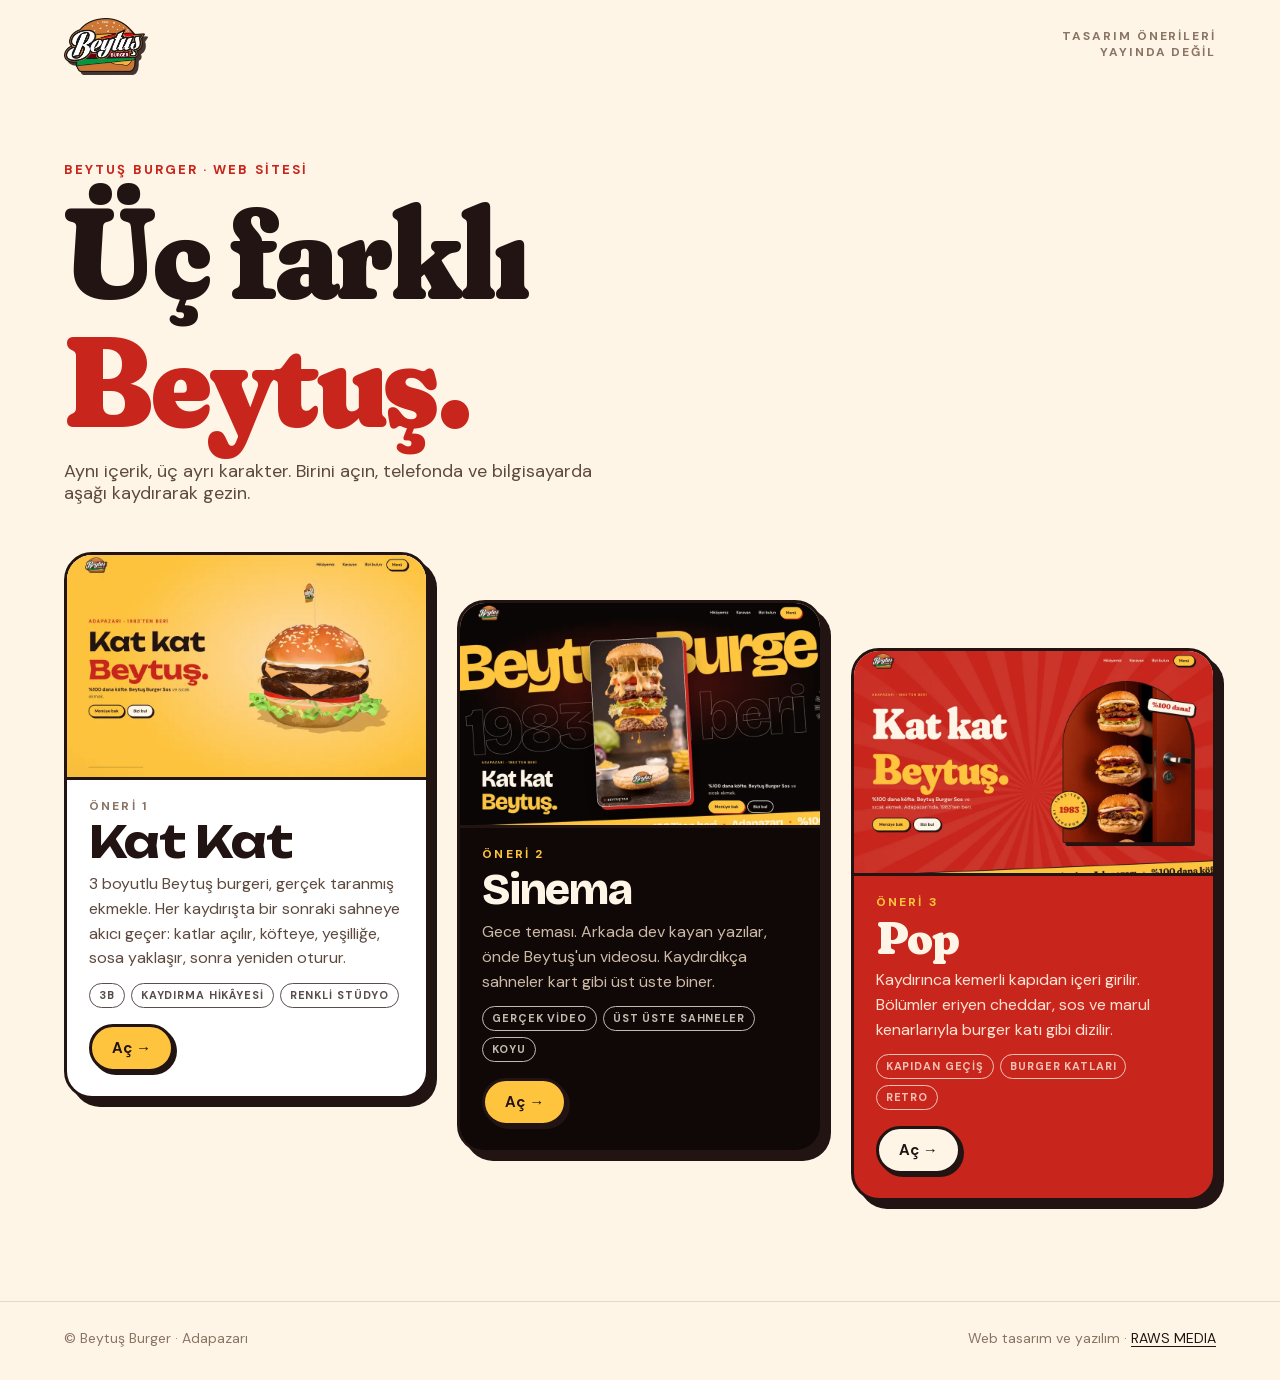
<file: static/calisma/beytus-d3ny4d/index.html>
<!doctype html>
<html lang="tr">
<head>
<meta charset="utf-8">
<meta name="viewport" content="width=device-width, initial-scale=1, viewport-fit=cover">
<meta name="theme-color" content="#fff5e6">
<meta name="robots" content="noindex">
<title>Beytuş Burger · 3 tasarım önerisi</title>
<link rel="preload" href="ortak/font/fraunces-latin.woff2" as="font" type="font/woff2" crossorigin>
<style>
@font-face { font-family: "Fraunces"; src: url("ortak/font/fraunces-latin.woff2") format("woff2"); font-weight: 600 900; font-display: swap;
  unicode-range: U+0000-00FF, U+0131, U+0152-0153, U+02BB-02BC, U+02C6, U+02DA, U+02DC, U+0304, U+0308, U+0329, U+2000-206F, U+20AC, U+2122, U+2191, U+2193, U+2212, U+2215, U+FEFF, U+FFFD; }
@font-face { font-family: "Fraunces"; src: url("ortak/font/fraunces-latin-ext.woff2") format("woff2"); font-weight: 600 900; font-display: swap;
  unicode-range: U+0100-02BA, U+02BD-02C5, U+02C7-02CC, U+02CE-02D7, U+02DD-02FF, U+0304, U+0308, U+0329, U+1D00-1DBF, U+1E00-1E9F, U+1EF2-1EFF, U+2020, U+20A0-20AB, U+20AD-20C4, U+2113, U+2C60-2C7F, U+A720-A7FF; }
@font-face { font-family: "DM Sans"; src: url("ortak/font/dmsans-latin.woff2") format("woff2"); font-weight: 400 700; font-display: swap;
  unicode-range: U+0000-00FF, U+0131, U+0152-0153, U+02BB-02BC, U+02C6, U+02DA, U+02DC, U+0304, U+0308, U+0329, U+2000-206F, U+20AC, U+2122, U+2191, U+2193, U+2212, U+2215, U+FEFF, U+FFFD; }
@font-face { font-family: "DM Sans"; src: url("ortak/font/dmsans-latin-ext.woff2") format("woff2"); font-weight: 400 700; font-display: swap;
  unicode-range: U+0100-02BA, U+02BD-02C5, U+02C7-02CC, U+02CE-02D7, U+02DD-02FF, U+0304, U+0308, U+0329, U+1D00-1DBF, U+1E00-1E9F, U+1EF2-1EFF, U+2020, U+20A0-20AB, U+20AD-20C4, U+2113, U+2C60-2C7F, U+A720-A7FF; }
@font-face { font-family: "Unbounded"; src: url("ortak/font/unbounded-latin.woff2") format("woff2"); font-weight: 500 800; font-display: swap; }
@font-face { font-family: "Bricolage"; src: url("ortak/font/bricolage-latin.woff2") format("woff2"); font-weight: 500 800; font-display: swap; }
:root { --kirmizi: #c8261d; --krem: #fff5e6; --krem-2: #f5e3c6; --hardal: #ffc43d; --kofte: #221412; --kenar: clamp(18px, 5vw, 72px); --yay: cubic-bezier(.22, 1, .36, 1); }
* { box-sizing: border-box; margin: 0; padding: 0; }
html { -webkit-text-size-adjust: 100%; background: var(--krem); }
body { font: 400 17px/1.55 "DM Sans", system-ui, sans-serif; color: var(--kofte); background: var(--krem); -webkit-font-smoothing: antialiased; min-height: 100svh; }
a { color: inherit; text-decoration: none; -webkit-tap-highlight-color: transparent; }
img { display: block; max-width: 100%; height: auto; }
header { display: flex; align-items: center; justify-content: space-between; gap: 16px; padding: calc(18px + env(safe-area-inset-top)) var(--kenar) 0; }
header img { height: 54px; width: auto; filter: drop-shadow(3px 3px 0 rgba(34, 20, 18, .85)); }
header span { font: 700 12px/1.3 "DM Sans", sans-serif; letter-spacing: .16em; text-transform: uppercase; color: #8a7465; text-align: right; }
.bas { padding: clamp(40px, 7vw, 90px) var(--kenar) clamp(28px, 4vw, 48px); }
.bas p { font: 700 13px/1.2 "DM Sans", sans-serif; letter-spacing: .16em; text-transform: uppercase; color: var(--kirmizi); }
.bas h1 { font: 860 clamp(44px, 10vw, 128px)/1 "Fraunces", Georgia, serif; letter-spacing: -.02em; margin-top: 12px; }
.bas h1 em { font-style: normal; color: var(--kirmizi); }
.bas .not { margin-top: 16px; max-width: 46ch; font-size: 18px; color: #5d4a3f; text-transform: none; letter-spacing: 0; font-weight: 400; }
.oneriler { display: grid; grid-template-columns: minmax(0, 1fr); gap: 22px; padding: 0 var(--kenar) clamp(60px, 8vw, 100px); }
.oneri { min-width: 0; }
.oneri { position: relative; display: grid; border-radius: 28px; overflow: hidden; border: 3px solid var(--kofte); box-shadow: 8px 8px 0 var(--kofte); background: #fff;
  transition: transform .6s var(--yay), box-shadow .45s var(--yay), opacity .6s ease; opacity: 0; transform: translateY(40px); }
.oneri.gel { opacity: 1; transform: none; }
.oneri:hover { transform: translate(-4px, -6px) rotate(-.6deg); box-shadow: 12px 14px 0 var(--kofte); }
.oneri:active { transform: scale(.98); }
.oneri .resim { aspect-ratio: 16 / 10; overflow: hidden; border-bottom: 3px solid var(--kofte); background: var(--krem-2); }
.oneri .resim img { width: 100%; height: 100%; object-fit: cover; object-position: 0 0; transition: transform 1.2s var(--yay); }
.oneri:hover .resim img { transform: scale(1.05); }
.oneri .yazi { padding: 20px 22px 24px; display: grid; gap: 8px; }
.oneri .no { font: 700 12px/1 "DM Sans", sans-serif; letter-spacing: .18em; text-transform: uppercase; color: #8a7465; }
.oneri h2 { font-size: clamp(30px, 7vw, 44px); line-height: 1; letter-spacing: -.02em; }
.oneri p { color: #5d4a3f; font-size: 16px; max-width: 40ch; }
.oneri .ac { justify-self: start; margin-top: 8px; display: inline-flex; align-items: center; gap: 8px; min-height: 48px; padding: 0 20px; border-radius: 999px; border: 3px solid var(--kofte);
  font: 700 15px/1 "DM Sans", sans-serif; box-shadow: 3px 3px 0 var(--kofte); }
.oneri.o1 h2 { font-family: "Unbounded", sans-serif; font-weight: 700; } .oneri.o1 .ac { background: var(--hardal); }
.oneri.o2 { background: #0f0807; color: var(--krem); } .oneri.o2 h2 { font-family: "Bricolage", sans-serif; font-weight: 800; letter-spacing: -.03em; }
.oneri.o2 p { color: #cdb9a6; } .oneri.o2 .no { color: var(--hardal); } .oneri.o2 .ac { background: var(--hardal); color: var(--kofte); }
.oneri.o3 { background: var(--kirmizi); color: var(--krem); } .oneri.o3 h2 { font-family: "Fraunces", serif; font-weight: 860; }
.oneri.o3 p { color: #ffe2d2; } .oneri.o3 .no { color: var(--hardal); } .oneri.o3 .ac { background: var(--krem); color: var(--kofte); }
.etiketler { display: flex; flex-wrap: wrap; gap: 6px; margin-top: 4px; }
.etiketler span { font: 700 11px/1 "DM Sans", sans-serif; letter-spacing: .08em; text-transform: uppercase; padding: 6px 9px; border-radius: 999px; border: 1.5px solid currentColor; opacity: .75; }
footer { padding: 26px var(--kenar) calc(30px + env(safe-area-inset-bottom)); border-top: 1px solid rgba(34, 20, 18, .12); font-size: 14px; color: #8a7465; display: flex; flex-wrap: wrap; gap: 8px 20px; justify-content: space-between; }
footer a { color: var(--kofte); text-decoration: underline; text-underline-offset: 3px; }
@media (min-width: 900px) {
  .oneriler { grid-template-columns: repeat(3, 1fr); gap: 28px; align-items: start; }
  .oneri:nth-child(2) { margin-top: 48px; }
  .oneri:nth-child(3) { margin-top: 96px; }
}
@media (prefers-reduced-motion: reduce) { .oneri { opacity: 1; transform: none; transition: none; } }
</style>
</head>
<body>
<header>
  <img src="ortak/img/logo-320.webp" alt="Beytuş Burger" width="320" height="214">
  <span>Tasarım önerileri<br>Yayında değil</span>
</header>
<main>
  <section class="bas">
    <p>Beytuş Burger · Web sitesi</p>
    <h1>Üç farklı<br><em>Beytuş.</em></h1>
    <p class="not">Aynı içerik, üç ayrı karakter. Birini açın, telefonda ve bilgisayarda aşağı kaydırarak gezin.</p>
  </section>
  <section class="oneriler" aria-label="Tasarım önerileri">
    <a class="oneri o1" href="1/">
      <div class="resim"><img src="ortak/img/onizle-1.webp" alt="Öneri 1 açılış ekranı: sarı zeminde 3 boyutlu burger" width="960" height="600"></div>
      <div class="yazi">
        <span class="no">Öneri 1</span>
        <h2>Kat Kat</h2>
        <p>3 boyutlu Beytuş burgeri, gerçek taranmış ekmekle. Her kaydırışta bir sonraki sahneye akıcı geçer: katlar açılır, köfteye, yeşilliğe, sosa yaklaşır, sonra yeniden oturur.</p>
        <div class="etiketler"><span>3B</span><span>Kaydırma hikâyesi</span><span>Renkli stüdyo</span></div>
        <span class="ac">Aç →</span>
      </div>
    </a>
    <a class="oneri o2" href="2/">
      <div class="resim"><img src="ortak/img/onizle-2.webp" alt="Öneri 2 açılış ekranı: koyu zeminde dev kayan yazılar ve Beytuş videosu" width="960" height="600"></div>
      <div class="yazi">
        <span class="no">Öneri 2</span>
        <h2>Sinema</h2>
        <p>Gece teması. Arkada dev kayan yazılar, önde Beytuş'un videosu. Kaydırdıkça sahneler kart gibi üst üste biner.</p>
        <div class="etiketler"><span>Gerçek video</span><span>Üst üste sahneler</span><span>Koyu</span></div>
        <span class="ac">Aç →</span>
      </div>
    </a>
    <a class="oneri o3" href="3/">
      <div class="resim"><img src="ortak/img/onizle-3.webp" alt="Öneri 3 açılış ekranı: kırmızı zeminde kemerli kapı fotoğrafı" width="960" height="600"></div>
      <div class="yazi">
        <span class="no">Öneri 3</span>
        <h2>Pop</h2>
        <p>Kaydırınca kemerli kapıdan içeri girilir. Bölümler eriyen cheddar, sos ve marul kenarlarıyla burger katı gibi dizilir.</p>
        <div class="etiketler"><span>Kapıdan geçiş</span><span>Burger katları</span><span>Retro</span></div>
        <span class="ac">Aç →</span>
      </div>
    </a>
  </section>
</main>
<footer>
  <span>© Beytuş Burger · Adapazarı</span>
  <span>Web tasarım ve yazılım · <a href="https://rawsmedia.com/">RAWS MEDIA</a></span>
</footer>
<script>
  // kartlar sırayla gelir
  document.querySelectorAll(".oneri").forEach(function (k, i) { setTimeout(function () { k.classList.add("gel"); }, 120 + i * 140); });
</script>
</body>
</html>
</file>
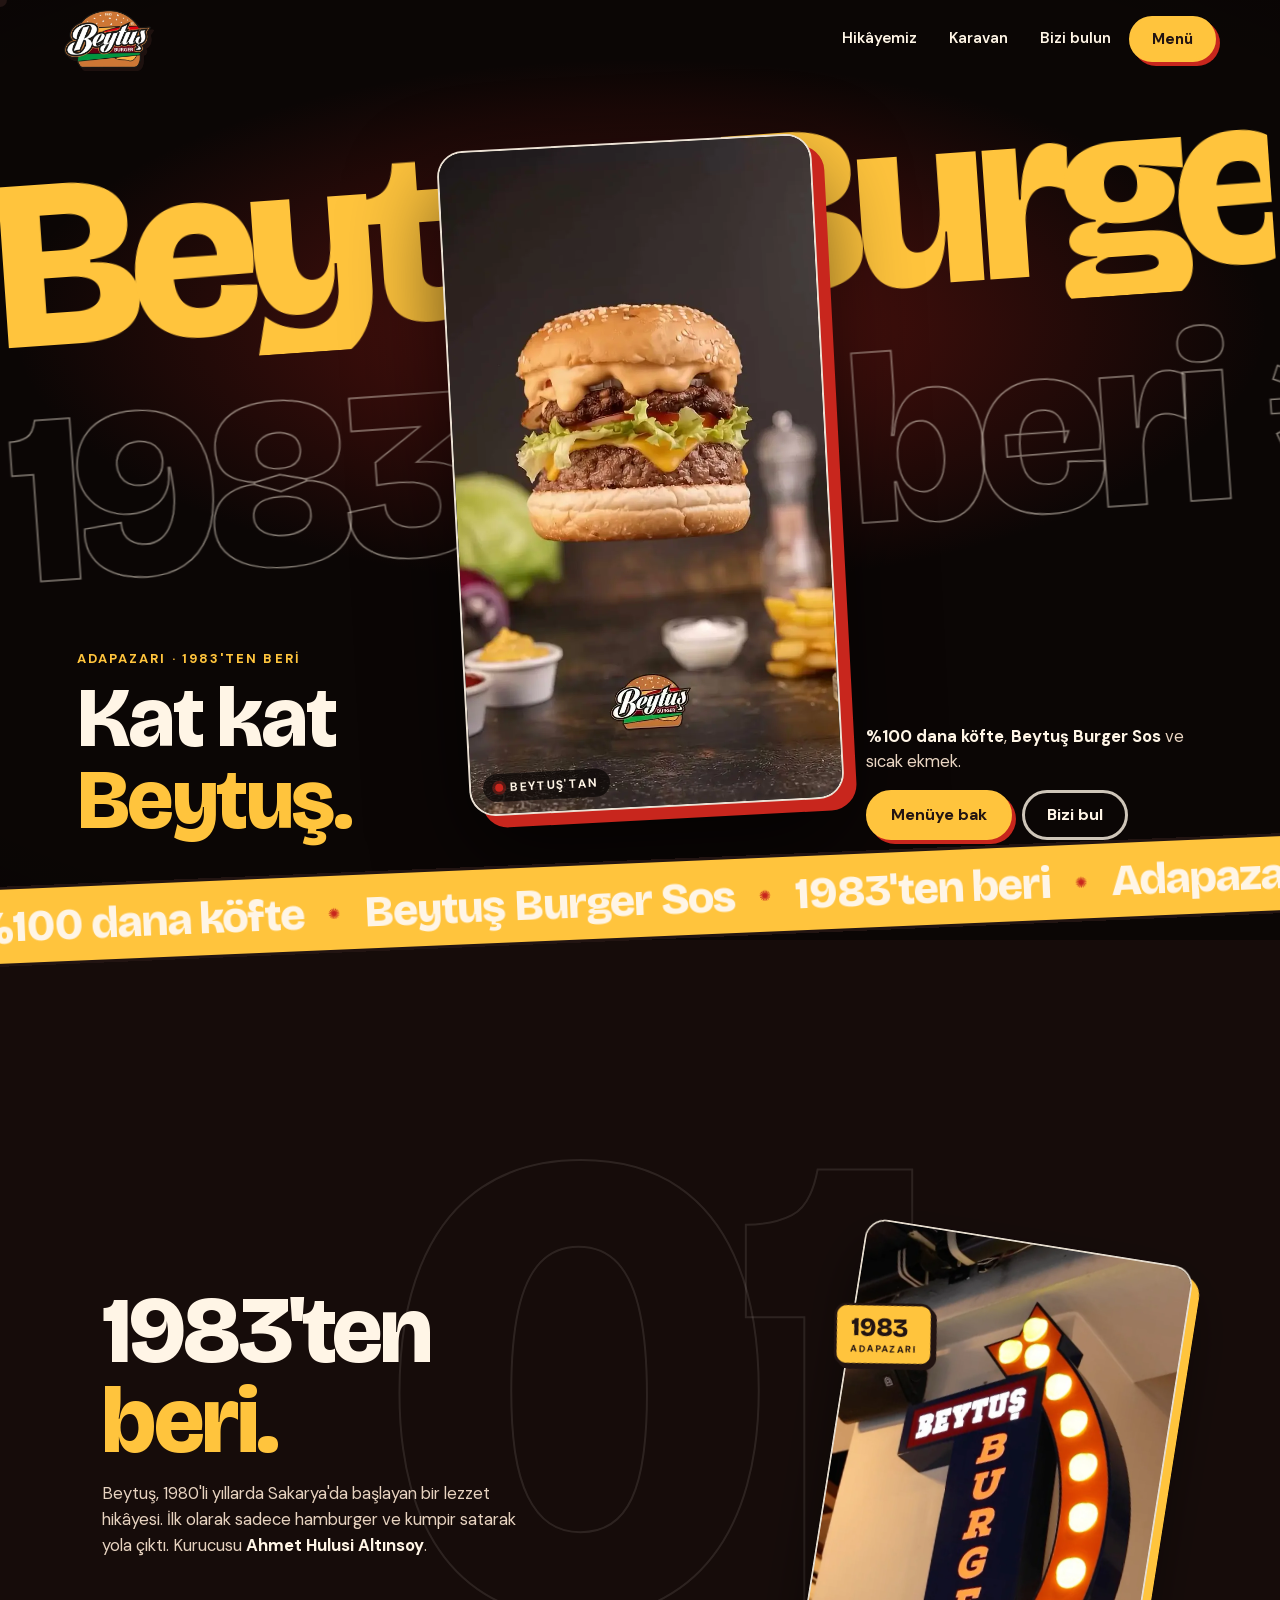
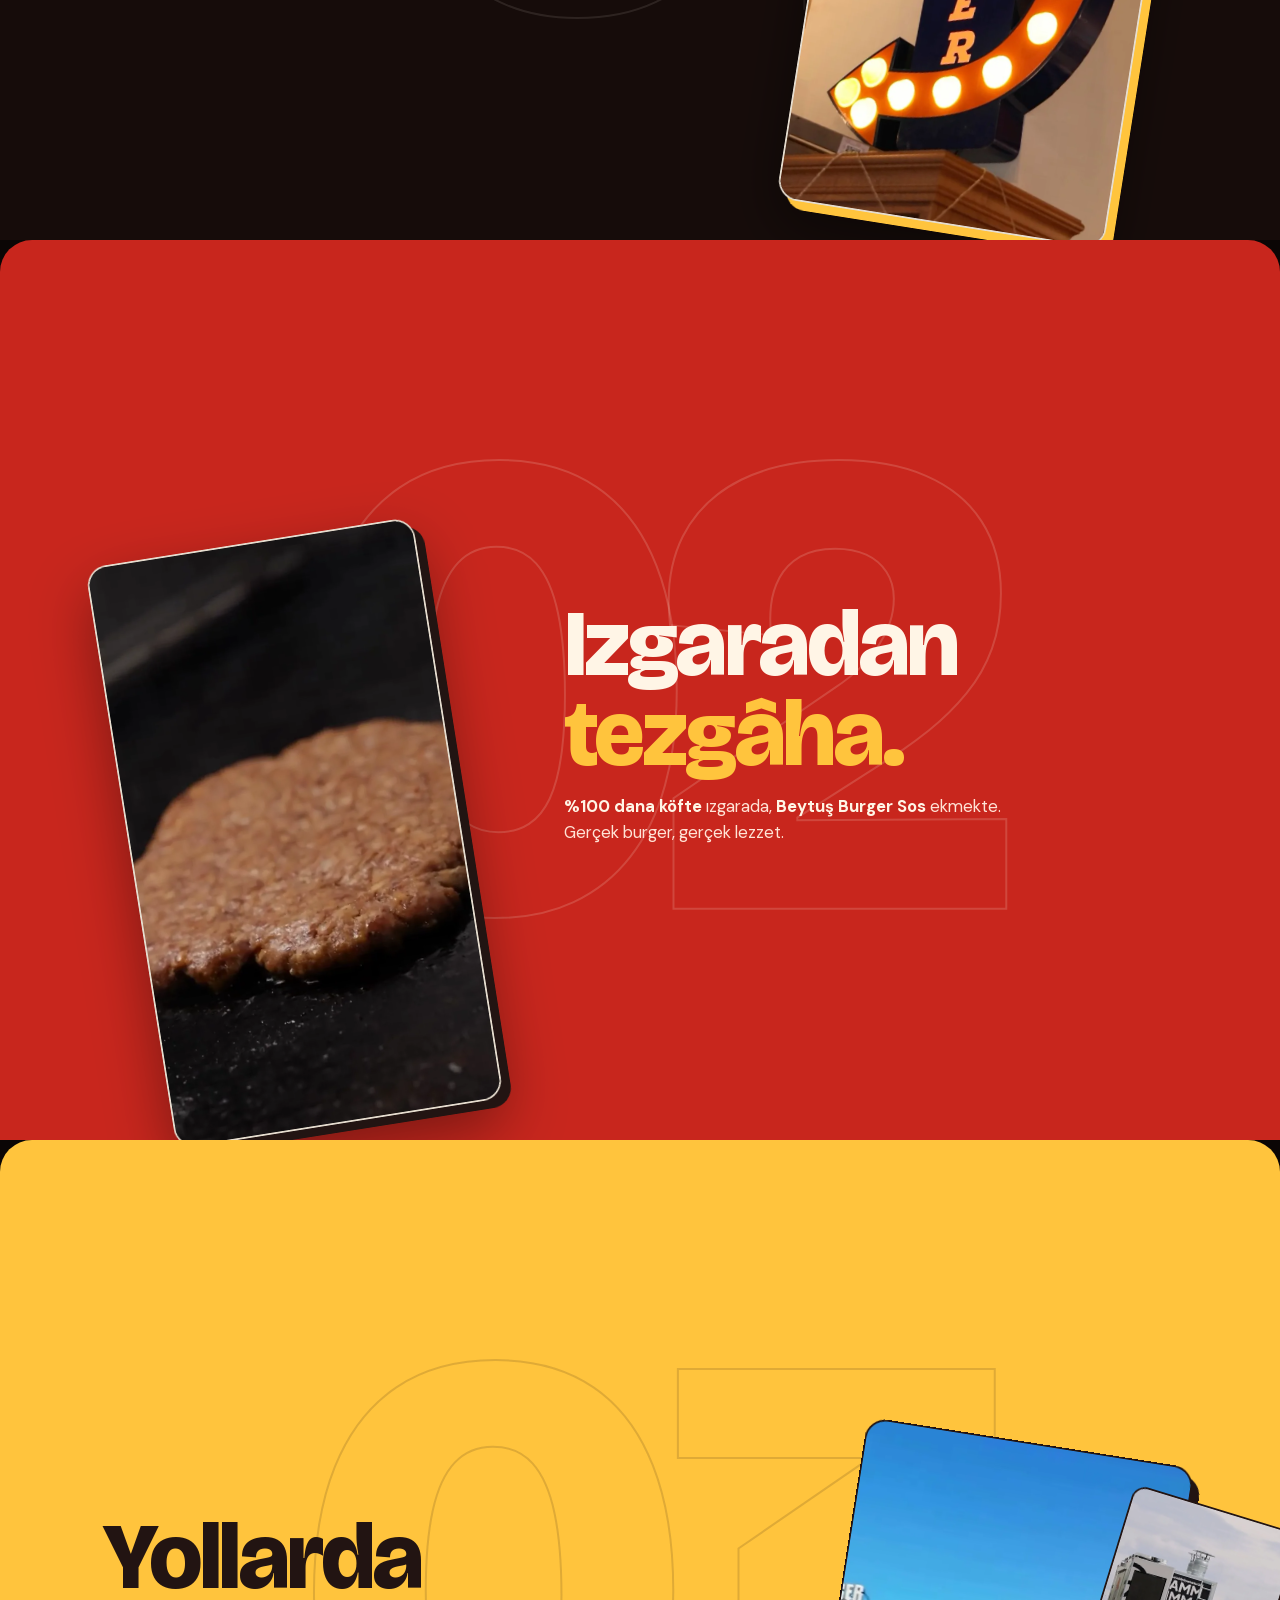
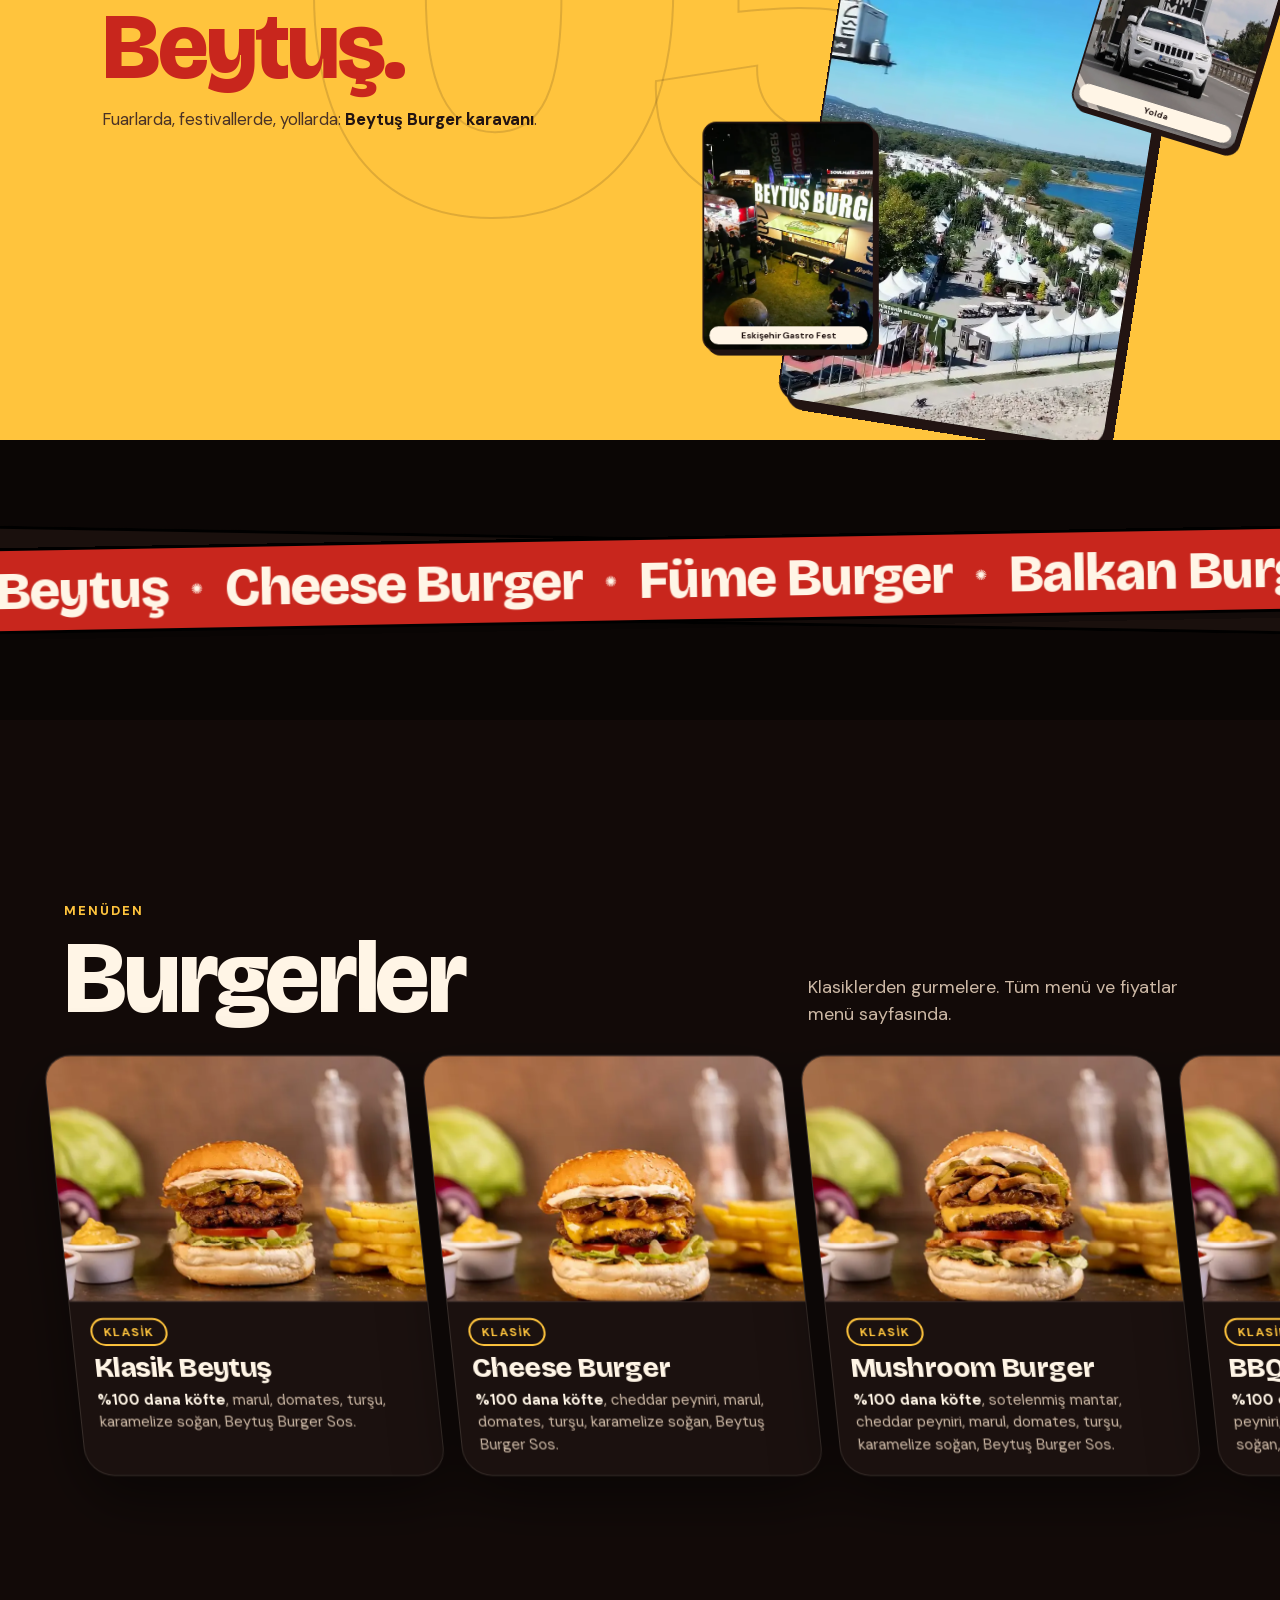
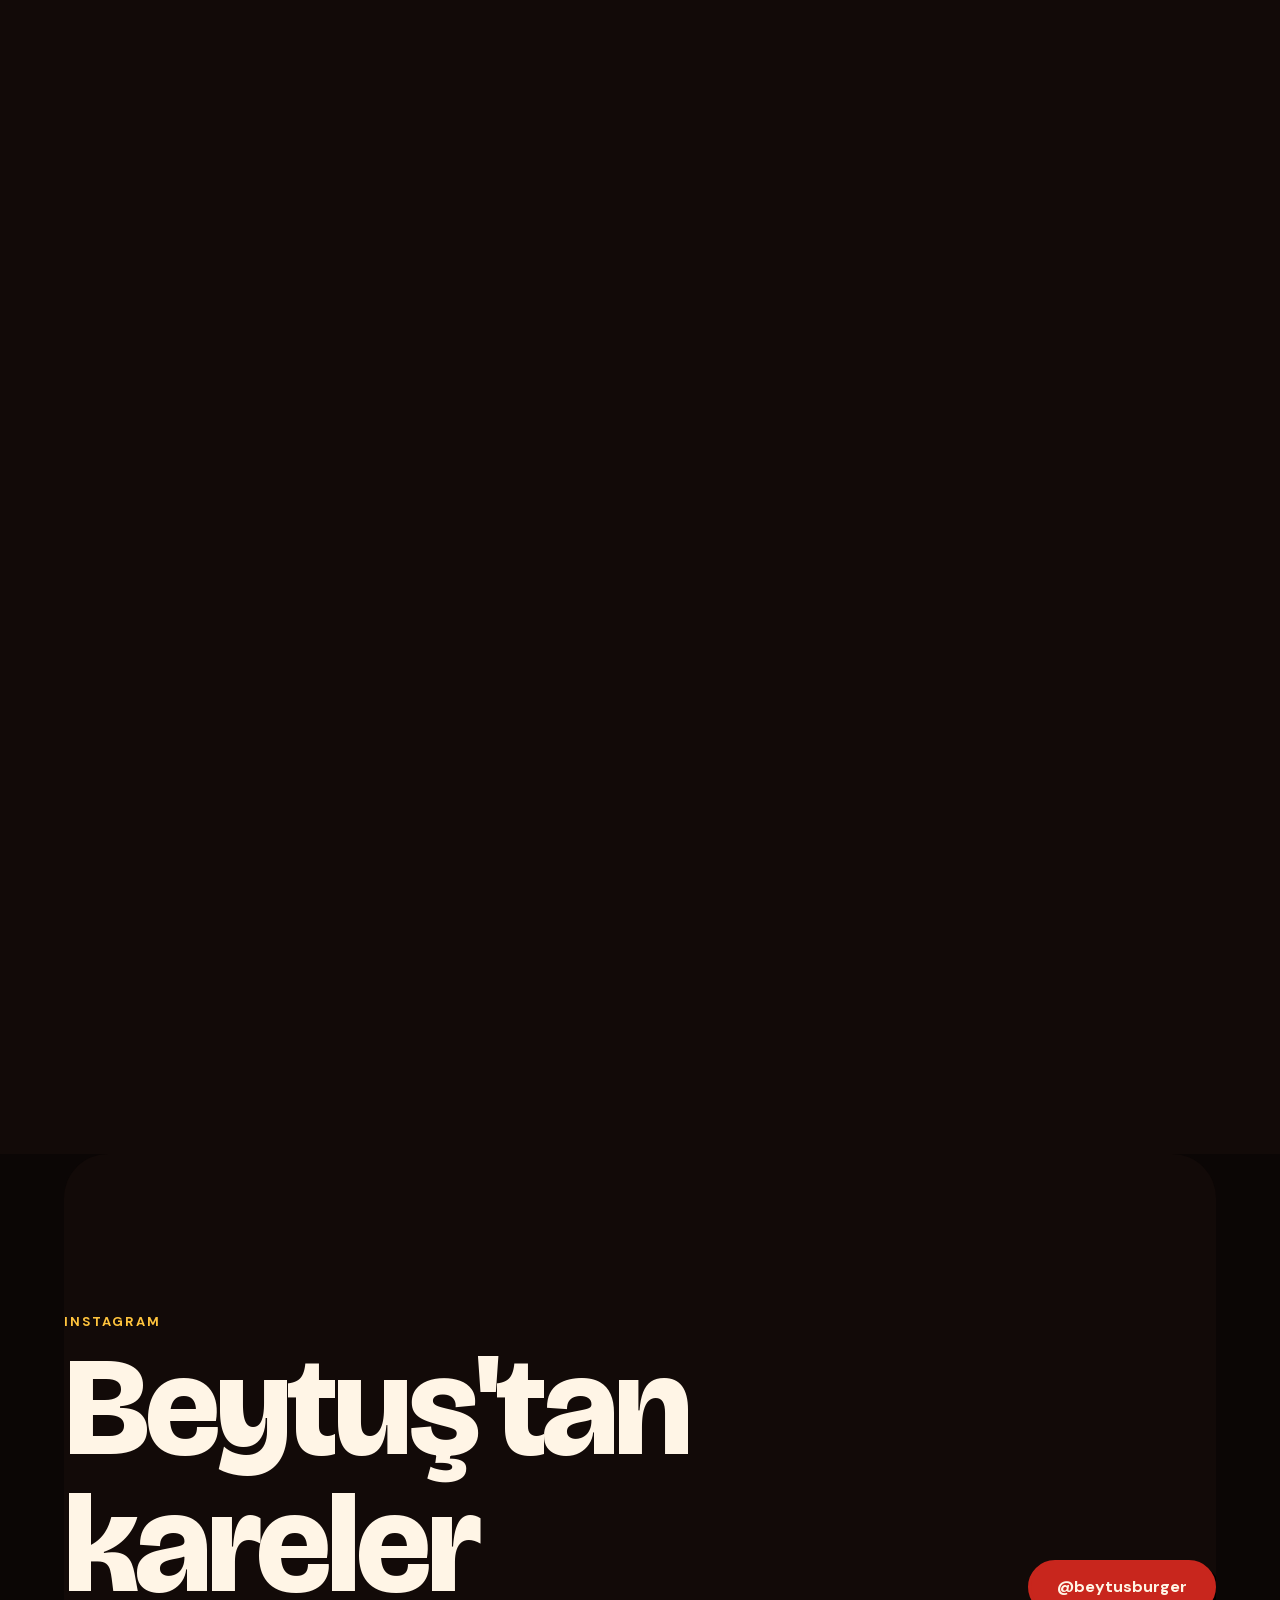
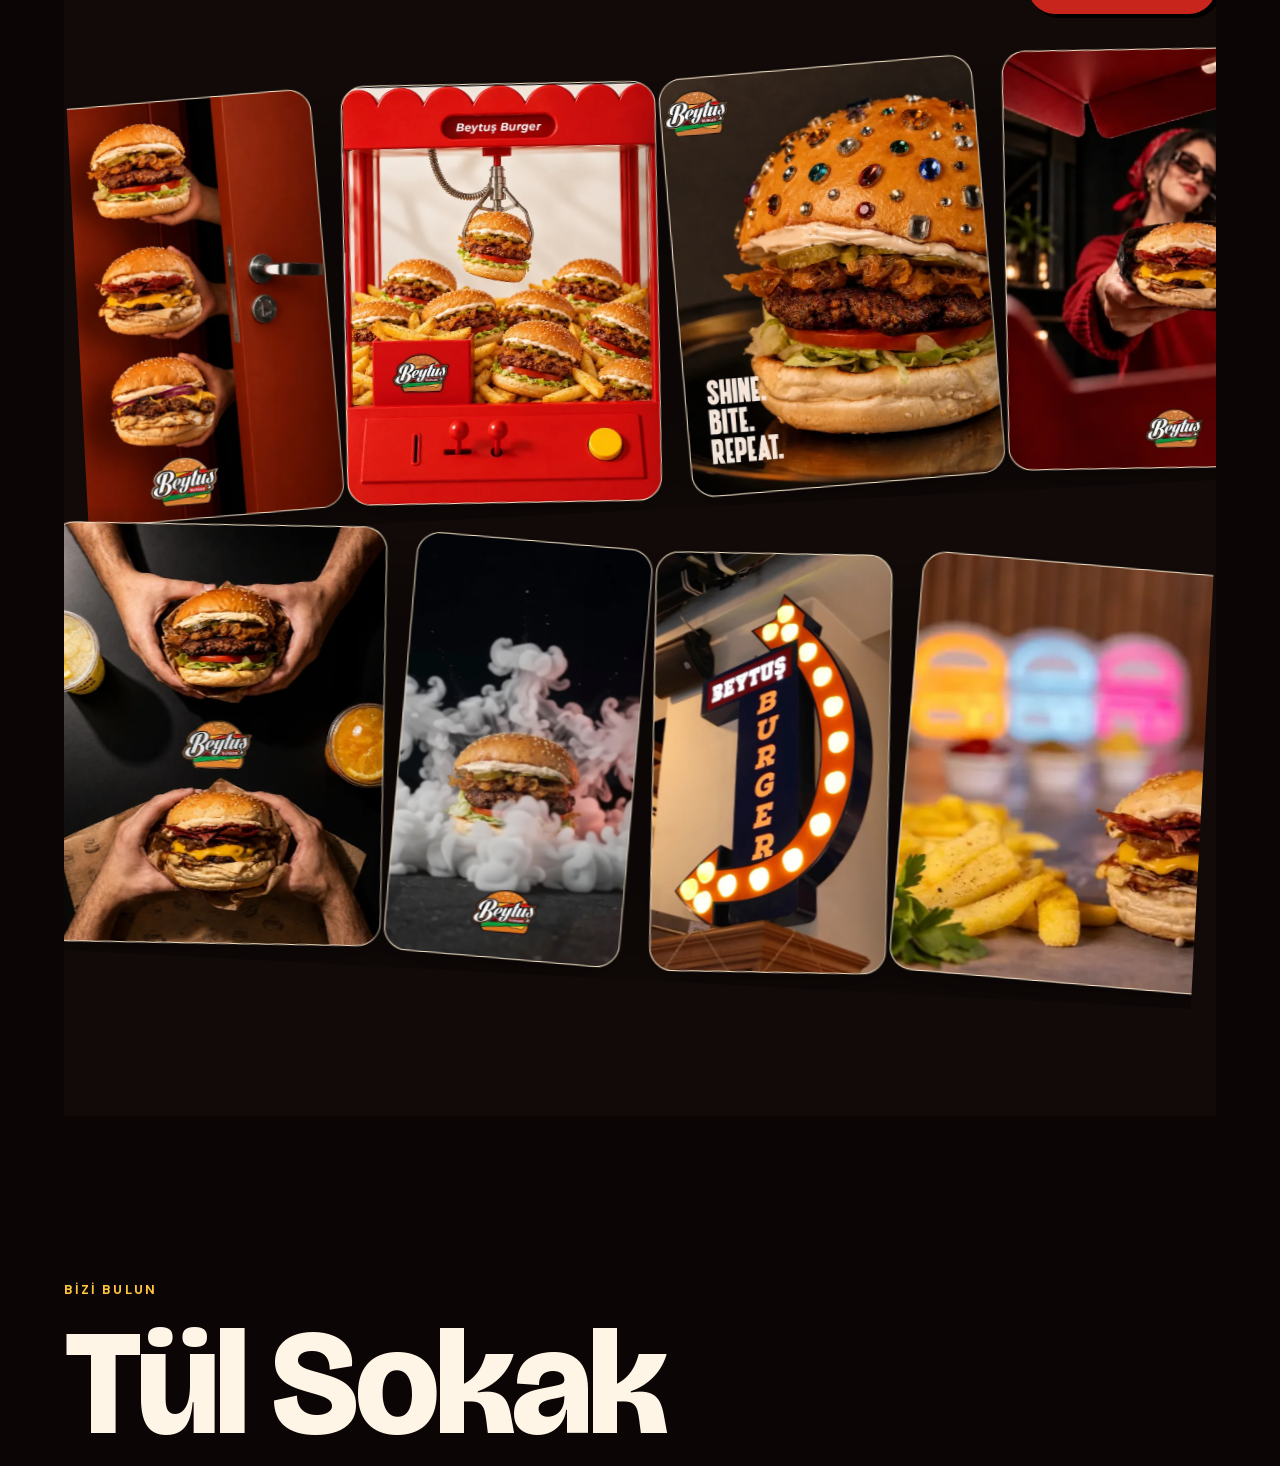
<file: static/calisma/beytus-d3ny4d/2/index.html>
<!doctype html>
<html lang="tr">
<head>
<meta charset="utf-8">
<meta name="viewport" content="width=device-width, initial-scale=1, viewport-fit=cover">
<meta name="theme-color" content="#0f0807">
<meta name="robots" content="noindex">
<title>Beytuş Burger · Öneri 2 — Sinema</title>
<link rel="preload" href="../ortak/font/bricolage-latin.woff2" as="font" type="font/woff2" crossorigin>
<link rel="preload" as="image" href="../ortak/video/s1-duble-kapak.webp">
<link rel="preload" href="../ortak/font/dmsans-latin.woff2" as="font" type="font/woff2" crossorigin>
<script>document.documentElement.classList.add("js")</script>
<style>
/* Yazı tipleri: Bricolage Grotesque (karakterli, sinematik başlık) + DM Sans (metin). Türkçe harfler latin-ext dosyasında. */
@font-face { font-family: "Bricolage"; src: url("../ortak/font/bricolage-latin.woff2") format("woff2"); font-weight: 500 800; font-display: swap;
  unicode-range: U+0000-00FF, U+0131, U+0152-0153, U+02BB-02BC, U+02C6, U+02DA, U+02DC, U+0304, U+0308, U+0329, U+2000-206F, U+20AC, U+2122, U+2191, U+2193, U+2212, U+2215, U+FEFF, U+FFFD; }
@font-face { font-family: "Bricolage"; src: url("../ortak/font/bricolage-latin-ext.woff2") format("woff2"); font-weight: 500 800; font-display: swap;
  unicode-range: U+0100-02BA, U+02BD-02C5, U+02C7-02CC, U+02CE-02D7, U+02DD-02FF, U+0304, U+0308, U+0329, U+1D00-1DBF, U+1E00-1E9F, U+1EF2-1EFF, U+2020, U+20A0-20AB, U+20AD-20C4, U+2113, U+2C60-2C7F, U+A720-A7FF; }
@font-face { font-family: "Fraunces"; src: url("../ortak/font/fraunces-latin.woff2") format("woff2"); font-weight: 600 900; font-display: swap;
  unicode-range: U+0000-00FF, U+0131, U+0152-0153, U+02BB-02BC, U+02C6, U+02DA, U+02DC, U+0304, U+0308, U+0329, U+2000-206F, U+20AC, U+2122, U+2191, U+2193, U+2212, U+2215, U+FEFF, U+FFFD; }
@font-face { font-family: "Fraunces"; src: url("../ortak/font/fraunces-latin-ext.woff2") format("woff2"); font-weight: 600 900; font-display: swap;
  unicode-range: U+0100-02BA, U+02BD-02C5, U+02C7-02CC, U+02CE-02D7, U+02DD-02FF, U+0304, U+0308, U+0329, U+1D00-1DBF, U+1E00-1E9F, U+1EF2-1EFF, U+2020, U+20A0-20AB, U+20AD-20C4, U+2113, U+2C60-2C7F, U+A720-A7FF; }
@font-face { font-family: "DM Sans"; src: url("../ortak/font/dmsans-latin.woff2") format("woff2"); font-weight: 400 700; font-display: swap;
  unicode-range: U+0000-00FF, U+0131, U+0152-0153, U+02BB-02BC, U+02C6, U+02DA, U+02DC, U+0304, U+0308, U+0329, U+2000-206F, U+20AC, U+2122, U+2191, U+2193, U+2212, U+2215, U+FEFF, U+FFFD; }
@font-face { font-family: "DM Sans"; src: url("../ortak/font/dmsans-latin-ext.woff2") format("woff2"); font-weight: 400 700; font-display: swap;
  unicode-range: U+0100-02BA, U+02BD-02C5, U+02C7-02CC, U+02CE-02D7, U+02DD-02FF, U+0304, U+0308, U+0329, U+1D00-1DBF, U+1E00-1E9F, U+1EF2-1EFF, U+2020, U+20A0-20AB, U+20AD-20C4, U+2113, U+2C60-2C7F, U+A720-A7FF; }

/* Renkler logodan: ketçap kırmızısı, krem, cheddar sarısı, köfte kahvesi */
:root {
  --kirmizi: #c8261d; --kirmizi-k: #a01b13; --krem: #fff5e6; --krem-2: #f5e3c6; --hardal: #ffc43d; --kofte: #221412;
  --cizgi: 3px solid var(--kofte);
  --kenar: clamp(20px, 5vw, 80px);
  --govde: "DM Sans", system-ui, -apple-system, "Segoe UI", Roboto, sans-serif;
  --baslik: "Bricolage", "DM Sans", system-ui, sans-serif;
  --yay: cubic-bezier(.22, 1, .36, 1);
}
* { box-sizing: border-box; margin: 0; padding: 0; }
html { -webkit-text-size-adjust: 100%; background: var(--kirmizi); overflow-x: clip; }
body { font: 400 17px/1.55 var(--govde); color: var(--kofte); background: var(--krem); overflow-x: clip; -webkit-font-smoothing: antialiased; text-rendering: optimizeLegibility; }
main { overflow-x: clip; }
img { display: block; max-width: 100%; height: auto; }
a { color: inherit; text-decoration: none; }
a, button { -webkit-tap-highlight-color: transparent; touch-action: manipulation; }
button { font: inherit; color: inherit; background: none; border: 0; cursor: pointer; }
:focus-visible { outline: 3px solid var(--hardal); outline-offset: 3px; border-radius: 8px; }
.b { font-family: var(--baslik); font-weight: 800; font-optical-sizing: auto; letter-spacing: -.03em; line-height: .98; }
.kucuk { font: 700 13px/1.2 var(--govde); letter-spacing: .16em; text-transform: uppercase; }

/* Düğmeler: logodaki gibi kalın çerçeveli çıkartma */
.dugme { display: inline-flex; align-items: center; justify-content: center; gap: 10px; min-height: 54px; padding: 0 26px; border-radius: 999px;
  font: 700 16px/1 var(--govde); background: var(--hardal); color: var(--kofte); border: var(--cizgi); box-shadow: 4px 4px 0 var(--kofte);
  transition: transform .3s var(--yay), box-shadow .3s var(--yay); }
.dugme:hover { transform: translate(-2px, -2px); box-shadow: 6px 6px 0 var(--kofte); }
.dugme:active { transform: translate(3px, 3px); box-shadow: 1px 1px 0 var(--kofte); }
.dugme.krem { background: var(--krem); }
.dugme.kirmizi { background: var(--kirmizi); color: var(--krem); }

/* ---------- Kayan şerit (marquee) ortak ---------- */
.kayan { overflow: hidden; white-space: nowrap; }
.kayan-ic { display: flex; width: max-content; will-change: transform; }
.kayan-grup { display: flex; align-items: center; flex: none; }
.kayan-grup > * { flex: none; }
.yildiz { font-style: normal; display: inline-block; }

/* Üst şerit: aşağı inerken saklanır, yukarı çıkınca gelir */
.ust { position: fixed; z-index: 60; inset: 0 0 auto; display: flex; align-items: center; justify-content: space-between; gap: 16px;
  padding: calc(10px + env(safe-area-inset-top)) var(--kenar) 10px; transition: transform .5s var(--yay), background .35s, box-shadow .35s; }
.ust.dolu { background: var(--kirmizi); box-shadow: 0 3px 0 var(--kofte); }
.ust.sakla { transform: translateY(calc(-100% - 6px)); }
.ust .logo img { height: 48px; width: auto; filter: drop-shadow(3px 3px 0 rgba(34, 20, 18, .85)); }
.ust nav { display: flex; align-items: center; gap: 4px; }
.ust nav .yazi { display: none; padding: 12px 14px; color: var(--krem); font-weight: 600; font-size: 15px; border-radius: 999px; transition: background .25s; }
.ust nav .yazi:hover { background: rgba(255, 245, 230, .12); }
.ust .dugme { min-height: 46px; padding: 0 20px; font-size: 15px; }

/* ---------- Giriş: gece sahnesi — arkada iki dev kayan yazı, ortada Beytuş'un dikey videosu ---------- */
.js .giris-video, .js .dev-yazilar, .js .giris-yazi, .js .giris-yan { visibility: hidden; }
.giris { position: relative; min-height: 100svh; background: #0b0605; color: var(--krem); overflow: clip; isolation: isolate;
  display: grid; grid-template-rows: 1fr auto auto; gap: 18px; padding: calc(82px + env(safe-area-inset-top)) var(--kenar) calc(28px + env(safe-area-inset-bottom)); }
.giris::before { content: ""; position: absolute; inset: 0; z-index: -2; pointer-events: none;
  background: radial-gradient(70% 42% at 50% 36%, rgba(200, 38, 29, .42) 0%, rgba(200, 38, 29, 0) 70%), radial-gradient(120% 90% at 50% 50%, rgba(0, 0, 0, 0) 60%, rgba(0, 0, 0, .55) 100%); }
.dev-yazilar { position: absolute; z-index: -1; left: 0; right: 0; top: 36%; transform: translateY(-50%) rotate(-4deg); display: grid; gap: 2vw; pointer-events: none; }
.dev-yazilar .kayan-grup span { font: 800 clamp(92px, 27vw, 330px)/.86 var(--baslik); letter-spacing: -.05em; padding-right: .16em; white-space: nowrap; }
.dev-yazilar .d1 span { color: var(--hardal); }
.dev-yazilar .d2 span { color: transparent; -webkit-text-stroke: 1.5px rgba(255, 245, 230, .5); }
.giris-video { position: relative; align-self: center; justify-self: center; will-change: transform; }
.video-ic { position: relative; height: min(46svh, 560px); aspect-ratio: 9 / 16; border-radius: 26px; overflow: hidden; background: #000;
  border: 2px solid rgba(255, 245, 230, .92); box-shadow: 12px 12px 0 var(--kirmizi), 0 40px 90px rgba(0, 0, 0, .65); transform: rotate(-3deg); }
.video-ic video { position: absolute; inset: 0; width: 100%; height: 100%; object-fit: cover; }
.video-ic .etiket { position: absolute; left: 12px; bottom: 12px; display: inline-flex; align-items: center; gap: 7px; padding: 8px 12px; border-radius: 999px;
  background: rgba(11, 6, 5, .72); color: var(--krem); font: 700 12px/1 var(--govde); letter-spacing: .1em; text-transform: uppercase; }
.video-ic .etiket::before { content: ""; width: 8px; height: 8px; border-radius: 50%; background: var(--kirmizi); box-shadow: 0 0 0 3px rgba(200, 38, 29, .35); animation: nabiz 1.6s ease-in-out infinite; }
@keyframes nabiz { 50% { box-shadow: 0 0 0 6px rgba(200, 38, 29, 0); } }
.giris-yazi .kucuk { color: var(--hardal); }
.giris h1 { font-size: clamp(46px, 13vw, 124px); color: var(--krem); margin-top: 10px; line-height: .95; }
.giris h1 .satir { display: block; overflow: hidden; padding: .02em .06em .12em 0; margin-bottom: -.12em; }
.giris h1 em { font-style: normal; color: var(--hardal); }
.kelime { display: inline-block; white-space: nowrap; }
.harf { display: inline-block; will-change: transform; }
.giris-yan .alt { max-width: 32ch; font-size: clamp(16px, 1.3vw, 19px); line-height: 1.5; color: #ead6c3; }
.giris-yan .alt b { color: var(--krem); }
.giris-yan .dugmeler { display: flex; flex-wrap: wrap; gap: 10px; margin-top: 16px; }
.giris-yan .dugme { min-height: 50px; padding: 0 22px; }

/* ---------- Sahneler: kaydırdıkça bir sonraki, öncekinin üstüne kart gibi biner ---------- */
.sahneler { position: relative; background: #0b0605; }
.sahne { position: sticky; top: 0; height: 100svh; min-height: 600px; overflow: hidden; border-radius: 32px 32px 0 0; isolation: isolate; }
.sahne:first-child { border-radius: 0; }
.sahne-ic { position: relative; height: 100%; display: grid; grid-template-rows: auto auto; align-content: center; justify-items: center; gap: 24px;
  padding: calc(76px + env(safe-area-inset-top)) var(--kenar) calc(26px + env(safe-area-inset-bottom)); transform-origin: 50% 0; will-change: transform; }
.karart { position: absolute; inset: 0; z-index: 5; background: #000; opacity: 0; pointer-events: none; }
.dev-no { position: absolute; z-index: -1; right: -.04em; top: 50%; transform: translateY(-50%); font: 800 clamp(230px, 70vw, 640px)/.8 var(--baslik); letter-spacing: -.06em;
  color: transparent; -webkit-text-stroke: 2px rgba(255, 245, 230, .1); pointer-events: none; }
.sahne-medya { position: relative; height: min(44svh, 600px); aspect-ratio: 9 / 16; will-change: transform; }
.sahne-medya .cerceve { position: absolute; inset: 0; border-radius: 24px; overflow: hidden; background: #000; border: 2px solid rgba(255, 245, 230, .9); box-shadow: 10px 10px 0 var(--hardal), 0 30px 70px rgba(0, 0, 0, .5); }
.sahne-medya video, .sahne-medya img { position: absolute; inset: 0; width: 100%; height: 100%; object-fit: cover; }
.sahne-yazi { width: 100%; max-width: 620px; }
.sahne-yazi .kucuk { color: var(--hardal); }
.sahne-yazi h2 { font-size: clamp(42px, 11.5vw, 132px); line-height: .95; margin-top: 10px; }
.sahne-yazi h2 em { font-style: normal; color: var(--hardal); }
.sahne-yazi p:not(.kucuk) { margin-top: 14px; max-width: 40ch; font-size: clamp(16px, 1.3vw, 19px); color: #e7d3c0; }
.sahne-yazi p b { color: var(--krem); }
.s1 { background: #160c0a; color: var(--krem); }
.s2 { background: var(--kirmizi); color: var(--krem); }
.s2 .sahne-medya .cerceve { box-shadow: 10px 10px 0 var(--kofte), 0 30px 70px rgba(0, 0, 0, .4); }
.s2 .sahne-yazi p:not(.kucuk) { color: #ffe3d6; } .s2 .dev-no { -webkit-text-stroke-color: rgba(255, 245, 230, .16); }
.s3 { background: var(--hardal); color: var(--kofte); }
.s3 .sahne-yazi .kucuk, .s3 .sahne-yazi h2 em { color: var(--kirmizi); }
.s3 .sahne-yazi p:not(.kucuk) { color: #4a3226; } .s3 .sahne-yazi p b { color: var(--kofte); }
.s3 .sahne-medya .cerceve { border-color: var(--kofte); box-shadow: 10px 10px 0 var(--kofte); }
.s3 .dev-no { -webkit-text-stroke-color: rgba(34, 20, 18, .14); }
.yapis { position: absolute; z-index: 2; width: 44%; aspect-ratio: 3 / 4; border-radius: 16px; overflow: hidden; border: 2px solid var(--kofte); box-shadow: 5px 5px 0 var(--kofte); background: #000; }
.yapis img { width: 100%; height: 100%; object-fit: cover; }
.yapis.y1 { left: -30%; bottom: 8%; transform: rotate(-9deg); }
.yapis.y2 { right: -30%; top: 6%; transform: rotate(8deg); }
.yapis figcaption { position: absolute; left: 6px; right: 6px; bottom: 6px; padding: 5px 7px; border-radius: 999px; background: var(--krem); color: var(--kofte); font: 700 10px/1.1 var(--govde); text-align: center; }
.etiket-1983 { position: absolute; z-index: 2; left: -18%; top: 10%; padding: 10px 16px; border-radius: 14px; background: var(--hardal); color: var(--kofte); border: var(--cizgi); box-shadow: 4px 4px 0 #000;
  font: 800 clamp(26px, 6vw, 40px)/1 var(--baslik); transform: rotate(-8deg); }
.etiket-1983 small { display: block; font: 700 11px/1.2 var(--govde); letter-spacing: .14em; text-transform: uppercase; margin-top: 4px; }

/* Sarı eğik şerit */
.serit { position: relative; z-index: 5; margin: -40px -30px 0; background: var(--hardal); border-block: var(--cizgi); transform: rotate(-2.4deg); padding: 16px 0 14px; box-shadow: 0 6px 0 var(--kofte); }
.serit .kayan-grup span { font: 850 clamp(24px, 3.6vw, 44px)/1 var(--baslik); letter-spacing: -.02em; padding-right: 24px; }
.serit .yildiz { color: var(--kirmizi); font-size: .8em; padding-right: 24px; }

/* Karavan */
.karavan { position: relative; background: #bfe3f7; color: var(--kofte); padding: clamp(100px, 13vw, 160px) 0 clamp(90px, 11vw, 140px); overflow: hidden; }
.karavan-bas { padding: 0 var(--kenar); display: flex; flex-wrap: wrap; align-items: flex-end; justify-content: space-between; gap: 18px 40px; }
.karavan-bas .kucuk { color: var(--kirmizi); }
.karavan-bas h2 { font-size: clamp(50px, 12vw, 150px); margin-top: 10px; }
.karavan-bas p { max-width: 30ch; font-size: 18px; }
.karavan-ray { display: flex; gap: 16px; padding: 44px var(--kenar) 20px; overflow-x: auto; scroll-snap-type: x mandatory; scroll-padding-left: var(--kenar); scrollbar-width: none; overscroll-behavior-x: contain; }
.karavan-ray::-webkit-scrollbar { display: none; }
.karavan-ray figure { position: relative; flex: 0 0 min(70vw, 340px); aspect-ratio: 9 / 16; scroll-snap-align: start; border-radius: 26px; overflow: hidden; border: var(--cizgi); box-shadow: 7px 7px 0 var(--kofte); background: #000; }
.karavan-ray figure video, .karavan-ray figure img { position: absolute; inset: 0; width: 100%; height: 100%; object-fit: cover; }
.karavan-ray figcaption { position: absolute; left: 12px; bottom: 12px; padding: 8px 12px; border-radius: 999px; background: var(--krem); border: 2px solid var(--kofte); font: 700 13px/1 var(--govde); }
.karavan .serit2 { margin-top: 34px; background: var(--kirmizi); color: var(--krem); border-block: var(--cizgi); transform: rotate(1.6deg); padding: 14px 0 12px; }
.karavan .serit2 .kayan-grup span { font: 850 clamp(24px, 3.4vw, 42px)/1 var(--baslik); letter-spacing: -.02em; padding-right: 22px; }
.karavan .serit2 .yildiz { color: var(--hardal); padding-right: 22px; font-size: .8em; }

/* Hikâye */
.hikaye { position: relative; overflow: hidden; background: var(--krem); padding: clamp(110px, 15vw, 190px) var(--kenar) clamp(90px, 12vw, 150px); display: grid; gap: 56px; }
.hikaye .kucuk { color: var(--kirmizi); }
.hikaye-metin { font: 820 clamp(34px, 6.2vw, 86px)/1.05 var(--baslik); letter-spacing: -.025em; margin-top: 18px; max-width: 18ch; }
.hikaye-metin .kelime { overflow: hidden; vertical-align: top; padding-bottom: .12em; margin-bottom: -.12em; }
.hikaye-metin .kelime > span { display: inline-block; will-change: transform; }
.hikaye-metin em { font-style: normal; color: var(--kirmizi); }
.hikaye-not { margin-top: 30px; max-width: 42ch; color: #5d4a3f; font-size: 18px; }
.hikaye-not b { color: var(--kofte); }
.hikaye figure { position: relative; justify-self: center; width: min(74vw, 400px); }
.hikaye figure .cerceve { border-radius: 28px; overflow: hidden; border: var(--cizgi); box-shadow: 10px 10px 0 var(--kirmizi); transform: rotate(3deg); aspect-ratio: 9 / 14; }
.hikaye figure img { width: 100%; height: 118%; object-fit: cover; will-change: transform; }
.etiket-1983 { position: absolute; left: -18px; top: 14%; padding: 10px 16px; border-radius: 14px; background: var(--hardal); color: var(--kofte); border: var(--cizgi); box-shadow: 4px 4px 0 var(--kofte);
  font: 900 30px/1 var(--baslik); transform: rotate(-8deg); }
.etiket-1983 small { display: block; font: 700 11px/1.2 var(--govde); letter-spacing: .14em; text-transform: uppercase; margin-top: 4px; }

/* Çapraz kayan bantlar */
.capraz { position: relative; height: clamp(170px, 24vw, 280px); background: linear-gradient(var(--krem) 50%, var(--kirmizi) 50%); overflow: hidden; }
.bant { position: absolute; left: -6%; right: -6%; top: 50%; border-block: var(--cizgi); padding: 14px 0 12px; }
.bant .kayan-grup span { font: 850 clamp(26px, 4.4vw, 54px)/1 var(--baslik); letter-spacing: -.02em; padding-right: 22px; }
.bant .yildiz { padding-right: 22px; font-size: .8em; }
.bant.b1 { background: var(--kofte); color: var(--hardal); transform: translateY(-50%) rotate(-4deg); z-index: 2; box-shadow: 0 6px 0 rgba(0, 0, 0, .25); }
.bant.b2 { background: var(--krem); color: var(--kirmizi); transform: translateY(-50%) rotate(3.5deg); z-index: 1; }

/* Menü */
.menu { position: relative; overflow: hidden; background: var(--kirmizi); color: var(--krem); }
.menu-ic { padding: clamp(60px, 9vw, 120px) 0 clamp(90px, 10vw, 130px); }
.menu-bas { padding: 0 var(--kenar); display: flex; flex-wrap: wrap; align-items: flex-end; justify-content: space-between; gap: 20px 40px; }
.menu-bas .kucuk { color: var(--hardal); }
.menu-bas h2 { font-size: clamp(54px, 13vw, 160px); margin-top: 10px; }
.menu-bas p { max-width: 34ch; color: #ffe2d2; }
.ray { display: flex; gap: 18px; padding: 40px var(--kenar) 24px; overflow-x: auto; scroll-snap-type: x mandatory; scroll-padding-left: var(--kenar); scrollbar-width: none; -webkit-overflow-scrolling: touch; overscroll-behavior-x: contain; }
.ray::-webkit-scrollbar { display: none; }
.kart { flex: 0 0 min(78vw, 370px); scroll-snap-align: start; display: flex; flex-direction: column; background: var(--krem); color: var(--kofte); border: var(--cizgi); border-radius: 28px;
  box-shadow: 7px 7px 0 var(--kofte); overflow: hidden; transition: transform .45s var(--yay), box-shadow .45s var(--yay); }
.kart:hover { transform: translate(-4px, -6px) rotate(-1deg); box-shadow: 12px 14px 0 var(--kofte); }
.kart-foto { aspect-ratio: 4 / 3; overflow: hidden; border-bottom: var(--cizgi); background: #2a1915; }
.kart-foto img { width: 100%; height: 100%; object-fit: cover; object-position: 50% 62%; transform: scale(1.22); transition: transform .8s var(--yay); }
.kart:hover .kart-foto img { transform: scale(1.32); }
.kart-yazi { padding: 16px 18px 20px; display: grid; gap: 8px; }
.tur { justify-self: start; padding: 6px 11px; border-radius: 999px; border: 2px solid var(--kofte); background: var(--hardal); font: 700 12px/1 var(--govde); letter-spacing: .12em; text-transform: uppercase; }
.tur.gurme { background: var(--kofte); color: var(--hardal); }
.kart h3 { font: 850 28px/1 var(--baslik); letter-spacing: -.02em; }
.kart p { font-size: 15px; line-height: 1.45; color: #5d4a3f; }
.kart p b { color: var(--kofte); }
.kart-son { flex: 0 0 min(62vw, 300px); scroll-snap-align: start; display: grid; place-items: center; text-align: center; padding: 28px; border-radius: 28px; border: 3px dashed rgba(255, 245, 230, .55); transition: background .3s, border-color .3s; }
.kart-son:hover { background: rgba(255, 245, 230, .08); border-color: var(--krem); }
.kart-son b { display: block; font: 900 44px/1 var(--baslik); color: var(--hardal); margin-bottom: 10px; }
.ray-cubuk { margin: 6px var(--kenar) 0; height: 5px; border-radius: 5px; background: rgba(255, 245, 230, .2); overflow: hidden; }
.ray-cubuk i { display: block; height: 100%; width: 100%; background: var(--hardal); border-radius: 5px; transform-origin: 0 50%; transform: scaleX(.12); }

/* Burgerler: aşağı kaydırdıkça kartlar yana akar (telefonda da). Bölüm yapışık, uzunluğu JS ile kart dizisi kadar (--yol). */
.menu { overflow: clip; }
.menu.akar { height: calc(100svh + var(--yol, 0px)); }
.menu.akar .menu-ic { position: sticky; top: 0; height: 100svh; min-height: 0; display: flex; flex-direction: column; justify-content: center;
  padding: calc(64px + env(safe-area-inset-top)) 0 calc(20px + env(safe-area-inset-bottom)); overflow: clip; }
.menu.akar .ray { overflow: visible; scroll-snap-type: none; width: max-content; padding-top: 26px; padding-bottom: 16px; will-change: transform; }
.menu.akar .kart { flex-basis: min(74vw, 340px); }
@media (max-width: 899px) { .menu.akar .kart-foto { aspect-ratio: 16 / 11; } .menu.akar .kart p { display: -webkit-box; -webkit-line-clamp: 3; -webkit-box-orient: vertical; overflow: hidden; } }
@media (max-height: 720px) and (max-width: 899px) { .menu.akar .menu-bas p { display: none; } .menu.akar .kart-foto { aspect-ratio: 16 / 10; } }

/* Kareler: iki sıra kayan fotoğraf */
.kareler { position: relative; background: #140b09; color: var(--krem); padding: clamp(100px, 13vw, 160px) 0 clamp(90px, 11vw, 140px); overflow: hidden; }
.kareler-bas { padding: 0 var(--kenar); display: flex; flex-wrap: wrap; align-items: flex-end; justify-content: space-between; gap: 18px 40px; }
.kareler-bas .kucuk { color: var(--hardal); }
.kareler-bas h2 { font-size: clamp(48px, 11vw, 140px); margin-top: 10px; }
.foto-kayan { margin-top: 26px; }
.kareler-bas + .foto-kayan { margin-top: 48px; }
.foto-kayan .kayan-grup { gap: 16px; padding-right: 16px; }
.foto-kayan figure { height: clamp(230px, 34vw, 420px); border-radius: 24px; overflow: hidden; border: 3px solid var(--krem); box-shadow: 6px 6px 0 var(--kirmizi); background: var(--krem-2); }
.foto-kayan figure:nth-child(odd) { transform: rotate(-2deg); }
.foto-kayan figure:nth-child(even) { transform: rotate(2deg); }
.foto-kayan img { height: 100%; width: auto; max-width: none; }
.foto-kayan { padding: 10px 0 14px; }

/* Bizi bulun */
.ziyaret { position: relative; overflow: hidden; background: var(--hardal); padding: clamp(100px, 13vw, 170px) var(--kenar) clamp(110px, 13vw, 170px); isolation: isolate; }
.ziyaret .kucuk { color: var(--kirmizi); }
.ziyaret h2 { font-size: clamp(50px, 12vw, 150px); margin: 12px 0 22px; }
.ziyaret address { font-style: normal; font-size: 20px; line-height: 1.5; }
.ziyaret .tel { display: inline-block; margin: 26px 0 30px; font: 900 clamp(40px, 10vw, 96px)/1 var(--baslik); letter-spacing: -.03em; color: var(--kirmizi);
  text-decoration: underline; text-decoration-thickness: 4px; text-underline-offset: 8px; }
.ziyaret .dugmeler { display: flex; flex-wrap: wrap; gap: 12px; }
.ziyaret .dev-logo { position: absolute; z-index: -1; right: -12vw; bottom: -6vw; width: min(78vw, 720px); opacity: .16; transform: rotate(-12deg); }

/* Alt bilgi: dev kayan isim */
.alt-bilgi { background: var(--kofte); color: #d9c6b3; overflow: hidden; padding-bottom: calc(96px + env(safe-area-inset-bottom)); }
.son-kayan { padding: 40px 0 20px; }
.son-kayan .kayan-grup span { font: 900 clamp(80px, 20vw, 260px)/1 var(--baslik); letter-spacing: -.045em; color: var(--krem); padding-right: .25em; }
.son-kayan .yildiz { color: var(--kirmizi); font-size: .5em; padding-right: .5em; vertical-align: middle; }
.alt-satir { padding: 10px var(--kenar) 0; display: grid; gap: 8px; font-size: 14px; }
.alt-satir a { color: var(--krem); text-decoration: underline; text-underline-offset: 3px; }
.alt-satir .not { opacity: .65; }

/* Telefonda küçük hızlı düğme: Ara · Menü · Yol */
.hizli { position: fixed; z-index: 55; left: 50%; bottom: calc(14px + env(safe-area-inset-bottom)); transform: translateX(-50%); display: flex; align-items: center; gap: 6px; padding: 6px;
  border-radius: 999px; background: var(--kofte); border: 2px solid rgba(255, 245, 230, .16); box-shadow: 0 10px 28px rgba(0, 0, 0, .3); transition: transform .45s var(--yay), opacity .3s; }
.hizli a { display: grid; place-items: center; width: 50px; height: 50px; border-radius: 50%; color: var(--krem); transition: transform .2s var(--yay); }
.hizli a:active { transform: scale(.9); }
.hizli a.ana { width: auto; padding: 0 26px; background: var(--hardal); color: var(--kofte); font: 800 16px/1 var(--govde); border-radius: 999px; }
.hizli svg { width: 21px; height: 21px; }
.hizli.sakla { transform: translate(-50%, calc(100% + 30px)); }
@media (hover: none) {
  .dugme:active { transform: scale(.95); box-shadow: 2px 2px 0 var(--kofte); }
  .kart:active { transform: scale(.98); }
}

/* İmleç (fareyle) */
.imlec { display: none; }

@media (min-width: 900px) {
  body { font-size: 18px; }
  .ust nav .yazi { display: inline-flex; }
  .ust .logo img { height: 58px; }
  .giris { min-height: max(100vh, 680px); grid-template-columns: 1fr auto 1fr; grid-template-rows: 1fr; align-items: end; gap: 3vw; padding: 110px 6vw 60px; }
  .dev-yazilar { top: 38%; }
  .dev-yazilar .kayan-grup span { font-size: min(19vw, 270px); } /* başlığın üstüne binmesin */
  .giris-video { grid-column: 2; grid-row: 1; align-self: center; }
  .video-ic { height: min(74vh, 700px); }
  .giris-yazi { grid-column: 1; grid-row: 1; align-self: end; }
  .giris h1 { font-size: min(6.6vw, 124px); }
  .giris-yan { grid-column: 3; grid-row: 1; align-self: end; justify-self: end; max-width: 360px; }
  .sahne { min-height: 640px; }
  .sahne-ic { grid-template-columns: 1fr auto; grid-template-rows: 1fr; justify-items: start; align-items: center; gap: 6vw; padding: 100px 8vw 60px; }
  .sahne-medya { height: min(76vh, 720px); }
  .sahne-yazi { order: -1; } /* yazı solda, görsel sağda; ortadaki sahnede tersi */
  .s2 .sahne-ic { grid-template-columns: auto 1fr; }
  .s2 .sahne-yazi { order: 0; }
  .sahne-yazi h2 { font-size: min(7.4vw, 136px); }
  .dev-no { right: auto; left: 50%; transform: translate(-50%, -50%); font-size: min(52vw, 760px); }
  .yapis { width: 52%; }
  .karavan-ray { overflow: visible; scroll-snap-type: none; justify-content: center; }
  .karavan-ray figure { flex-basis: min(26vw, 380px); }
  .karavan-ray figure:nth-child(2) { margin-top: 70px; }
  .hizli { display: none; }
  .alt-bilgi { padding-bottom: 40px; }

  .hikaye { grid-template-columns: 1.4fr .6fr; align-items: center; gap: 6vw; }
  .hikaye figure { width: 100%; max-width: 420px; }

  .menu-ic { min-height: 100vh; display: flex; flex-direction: column; justify-content: center; padding: 100px 0 40px; }
  .menu-bas h2 { font-size: min(8vw, 128px); }
  .kart-foto { aspect-ratio: 16 / 11; }
  .ray { overflow: visible; scroll-snap-type: none; width: max-content; padding-top: 40px; padding-bottom: 20px; }
  .kart { flex-basis: 360px; }
  .kart-son { flex-basis: 300px; }
  .menu.akar .menu-ic { padding: 96px 0 40px; }
  .menu.akar .kart { flex-basis: 360px; }
  .ray-cubuk { display: none; }

  .imlec { display: block; position: fixed; z-index: 90; left: 0; top: 0; width: 14px; height: 14px; margin: -7px 0 0 -7px; border-radius: 50%; background: var(--kofte);
    pointer-events: none; transition: width .3s var(--yay), height .3s var(--yay), margin .3s var(--yay), background .3s; }
  .imlec.buyuk { width: 56px; height: 56px; margin: -28px 0 0 -28px; background: rgba(255, 196, 61, .55); }
}
@media (hover: none) { .imlec { display: none !important; } }

/* ===== Sinema teması: gece, film dokusu, sarı vurgu ===== */
html { background: #0b0605; }
body { background: #0b0605; color: var(--krem); }
/* film dokusu katmanı kaldırıldı: tüm ekranı her karede karıştırıp telefonu yavaşlatıyordu */
.ust.dolu { background: rgba(11, 6, 5, .96); box-shadow: 0 1px 0 rgba(255, 245, 230, .1); }
.dugme { box-shadow: 4px 4px 0 var(--kirmizi); border-color: var(--hardal); }
.dugme.krem { background: transparent; color: var(--krem); border-color: rgba(255, 245, 230, .8); box-shadow: none; }
.dugme.kirmizi { background: var(--kirmizi); color: var(--krem); border-color: var(--kirmizi); box-shadow: 4px 4px 0 #000; }
.serit { background: var(--hardal); box-shadow: none; }
.hikaye { background: #0b0605; color: var(--krem); }
.hikaye .kucuk, .menu-bas .kucuk, .karavan-bas .kucuk, .kareler-bas .kucuk, .ziyaret .kucuk { color: var(--hardal); }
.hikaye-metin em { color: var(--hardal); }
.hikaye-not { color: #cdb9a6; } .hikaye-not b { color: var(--krem); }
.hikaye figure .cerceve { border: 2px solid rgba(255, 245, 230, .7); box-shadow: 0 30px 80px rgba(0, 0, 0, .6), 10px 10px 0 var(--kirmizi); }
.capraz { background: #0b0605; }
.bant.b1 { background: var(--kirmizi); color: var(--krem); border-color: #000; }
.bant.b2 { background: #1a100d; color: var(--hardal); border-color: #000; }
.menu { background: #120a08; }
.menu-bas p { color: #cdb9a6; }
.kart { background: #1b110f; color: var(--krem); border: 1px solid rgba(255, 245, 230, .12); box-shadow: 0 24px 60px rgba(0, 0, 0, .5); }
.kart:hover { box-shadow: 0 30px 70px rgba(0, 0, 0, .6), 0 0 0 2px var(--hardal); }
.kart-foto { border-bottom: 1px solid rgba(255, 245, 230, .1); }
.kart p { color: #cdb9a6; } .kart p b { color: var(--krem); }
.tur { border-color: var(--hardal); background: transparent; color: var(--hardal); }
.tur.gurme { background: var(--hardal); color: #0b0605; }
.kart-son { border-color: rgba(255, 245, 230, .3); }
.karavan { background: #0b0605; color: var(--krem); }
.karavan-bas p { color: #cdb9a6; }
.karavan-ray figure { border: 1px solid rgba(255, 245, 230, .15); box-shadow: 0 30px 70px rgba(0, 0, 0, .6); }
.karavan-ray figcaption { background: rgba(11, 6, 5, .75); color: var(--krem); border: 1px solid rgba(255, 245, 230, .3); }
.karavan .serit2 { background: var(--hardal); color: #0b0605; border-color: #000; }
.karavan .serit2 .yildiz { color: var(--kirmizi); }
.kareler { background: #120a08; }
.foto-kayan figure { border: 1px solid rgba(255, 245, 230, .15); box-shadow: 0 24px 60px rgba(0, 0, 0, .55); }
.ziyaret { background: #0b0605; color: var(--krem); }
.ziyaret .tel { color: var(--hardal); }
.ziyaret .dev-logo { opacity: .07; }
.alt-bilgi { background: #060303; }
.hizli { background: #140b09; }

@media (prefers-reduced-motion: reduce) {
  .js .giris-video, .js .dev-yazilar, .js .giris-yazi, .js .giris-yan { visibility: visible; }
  .video-ic .etiket::before { animation: none; }
  .giris-not i::after { animation: none; }
}
</style>
</head>
<body>
<div class="imlec" aria-hidden="true"></div>

<header class="ust" id="ust">
  <a class="logo" href="#" aria-label="Beytuş Burger, başa dön"><img src="../ortak/img/logo-320.webp" alt="Beytuş Burger" width="320" height="214"></a>
  <nav aria-label="Ana bağlantılar">
    <a class="yazi" href="#hikaye">Hikâyemiz</a>
    <a class="yazi" href="#karavan">Karavan</a>
    <a class="yazi" href="#ziyaret">Bizi bulun</a>
    <a class="dugme" href="https://beytus.com.tr/menu">Menü</a>
  </nav>
</header>

<main>
  <section class="giris" aria-labelledby="giris-baslik">
    <div class="dev-yazilar" aria-hidden="true">
      <div class="dev-kayan d1 kayan" data-kayan="-1" data-hiz="34"><div class="kayan-ic"><div class="kayan-grup"><span>Beytuş Burger ✺</span><span>Beytuş Burger ✺</span></div></div></div>
      <div class="dev-kayan d2 kayan" data-kayan="1" data-hiz="28"><div class="kayan-ic"><div class="kayan-grup"><span>1983'ten beri ✺</span><span>Adapazarı ✺</span></div></div></div>
    </div>
    <figure class="giris-video">
      <div class="video-ic">
        <video data-oto autoplay muted loop playsinline preload="auto" poster="../ortak/video/s1-duble-kapak.webp" aria-label="Beytuş duble burger havada katlarına ayrılıp logolu ekmeğin üstüne kapanıyor"><source src="../ortak/video/s1-duble.mp4" type="video/mp4"></video>
        <span class="etiket" aria-hidden="true">Beytuş'tan</span>
      </div>
    </figure>
    <div class="giris-yazi">
      <p class="kucuk">Adapazarı · 1983'ten beri</p>
      <h1 class="b" id="giris-baslik"><span class="satir">Kat kat</span><span class="satir"><em>Beytuş.</em></span></h1>
    </div>
    <div class="giris-yan">
      <p class="alt"><b>%100 dana köfte</b>, <b>Beytuş Burger Sos</b> ve sıcak ekmek.</p>
      <div class="dugmeler">
        <a class="dugme" href="https://beytus.com.tr/menu">Menüye bak</a>
        <a class="dugme krem" href="#ziyaret">Bizi bul</a>
      </div>
    </div>
  </section>

  <div class="serit kayan" data-kayan="-1" data-hiz="60" aria-hidden="true"><div class="kayan-ic"><div class="kayan-grup">
    <span>%100 dana köfte</span><i class="yildiz">✺</i><span>Beytuş Burger Sos</span><i class="yildiz">✺</i><span>1983'ten beri</span><i class="yildiz">✺</i><span>Adapazarı</span><i class="yildiz">✺</i>
  </div></div></div>

  <section class="sahneler" aria-label="Beytuş'tan sahneler">
    <article class="sahne s1" id="hikaye" aria-labelledby="sahne1-baslik">
      <div class="sahne-ic">
        <span class="dev-no" aria-hidden="true">01</span>
        <div class="sahne-medya">
          <div class="cerceve"><img src="../ortak/img/neon-720.webp" alt="Beytuş Burger neon tabelası" width="720" height="1280" loading="lazy"></div>
          <div class="etiket-1983" aria-hidden="true">1983<small>Adapazarı</small></div>
        </div>
        <div class="sahne-yazi">
          <p class="kucuk">01 · Hikâyemiz</p>
          <h2 class="b" id="sahne1-baslik">1983'ten<br><em>beri.</em></h2>
          <p>Beytuş, 1980'li yıllarda Sakarya'da başlayan bir lezzet hikâyesi. İlk olarak sadece hamburger ve kumpir satarak yola çıktı. Kurucusu <b>Ahmet Hulusi Altınsoy</b>.</p>
        </div>
      </div>
      <div class="karart" aria-hidden="true"></div>
    </article>
    <article class="sahne s2" aria-labelledby="sahne2-baslik">
      <div class="sahne-ic">
        <span class="dev-no" aria-hidden="true">02</span>
        <div class="sahne-medya">
          <div class="cerceve"><video data-oto muted loop playsinline preload="none" poster="../ortak/video/s2-izgara-kapak.webp" aria-label="Domates ve soğan dilimleniyor, köfteler ızgarada pişiyor"><source src="../ortak/video/s2-izgara.mp4" type="video/mp4"></video></div>
        </div>
        <div class="sahne-yazi">
          <p class="kucuk">02 · Beytuş mutfağı</p>
          <h2 class="b" id="sahne2-baslik">Izgaradan<br><em>tezgâha.</em></h2>
          <p><b>%100 dana köfte</b> ızgarada, <b>Beytuş Burger Sos</b> ekmekte. Gerçek burger, gerçek lezzet.</p>
        </div>
      </div>
      <div class="karart" aria-hidden="true"></div>
    </article>
    <article class="sahne s3" id="karavan" aria-labelledby="sahne3-baslik">
      <div class="sahne-ic">
        <span class="dev-no" aria-hidden="true">03</span>
        <div class="sahne-medya">
          <div class="cerceve"><video data-oto muted loop playsinline preload="none" poster="../ortak/video/s3-karavan-kapak.webp" aria-label="Beytuş Burger karavanı fuar alanının üstünden uçuyor, sonra fuarda burger pişiyor"><source src="../ortak/video/s3-karavan.mp4" type="video/mp4"></video></div>
          <figure class="yapis y1"><img src="../ortak/img/karavan-gece-720.webp" alt="Eskişehir Gastro Fest'te gece, Beytuş Burger karavanı" width="720" height="1280" loading="lazy"><figcaption>Eskişehir Gastro Fest</figcaption></figure>
          <figure class="yapis y2"><img src="../ortak/img/karavan-yol-720.webp" alt="Yolda Beytuş Burger karavanı" width="720" height="1280" loading="lazy"><figcaption>Yolda</figcaption></figure>
        </div>
        <div class="sahne-yazi">
          <p class="kucuk">03 · Beytuş karavanı</p>
          <h2 class="b" id="sahne3-baslik">Yollarda<br><em>Beytuş.</em></h2>
          <p>Fuarlarda, festivallerde, yollarda: <b>Beytuş Burger karavanı</b>.</p>
        </div>
      </div>
    </article>
  </section>

  <div class="capraz" aria-hidden="true">
    <div class="bant b2 kayan" data-kayan="1" data-hiz="50"><div class="kayan-ic"><div class="kayan-grup">
      <span>Klasik</span><i class="yildiz">✺</i><span>Gurme</span><i class="yildiz">✺</i><span>Hot dog</span><i class="yildiz">✺</i><span>Kumpir</span><i class="yildiz">✺</i><span>Salata</span><i class="yildiz">✺</i>
    </div></div></div>
    <div class="bant b1 kayan" data-kayan="-1" data-hiz="60"><div class="kayan-ic"><div class="kayan-grup">
      <span>Klasik Beytuş</span><i class="yildiz">✺</i><span>Cheese Burger</span><i class="yildiz">✺</i><span>Füme Burger</span><i class="yildiz">✺</i><span>Balkan Burger</span><i class="yildiz">✺</i><span>Kaburga Burger</span><i class="yildiz">✺</i>
    </div></div></div>
  </div>

  <section class="menu" id="menu" aria-labelledby="menu-baslik">
    <div class="menu-ic">
      <div class="menu-bas">
        <div><p class="kucuk">Menüden</p><h2 class="b" id="menu-baslik">Burgerler</h2></div>
        <p>Klasiklerden gurmelere. Tüm menü ve fiyatlar menü sayfasında.</p>
      </div>
      <div class="ray" tabindex="0" aria-label="Burgerler">
        <article class="kart"><div class="kart-foto"><img src="../ortak/img/urun-7-800.webp" alt="Klasik Beytuş Burger" width="800" height="534" loading="lazy"></div>
          <div class="kart-yazi"><span class="tur">Klasik</span><h3>Klasik Beytuş</h3><p><b>%100 dana köfte</b>, marul, domates, turşu, karamelize soğan, Beytuş Burger Sos.</p></div></article>
        <article class="kart"><div class="kart-foto"><img src="../ortak/img/urun-8-800.webp" alt="Cheese Burger" width="800" height="534" loading="lazy"></div>
          <div class="kart-yazi"><span class="tur">Klasik</span><h3>Cheese Burger</h3><p><b>%100 dana köfte</b>, cheddar peyniri, marul, domates, turşu, karamelize soğan, Beytuş Burger Sos.</p></div></article>
        <article class="kart"><div class="kart-foto"><img src="../ortak/img/urun-10-800.webp" alt="Mushroom Burger" width="800" height="534" loading="lazy"></div>
          <div class="kart-yazi"><span class="tur">Klasik</span><h3>Mushroom Burger</h3><p><b>%100 dana köfte</b>, sotelenmiş mantar, cheddar peyniri, marul, domates, turşu, karamelize soğan, Beytuş Burger Sos.</p></div></article>
        <article class="kart"><div class="kart-foto"><img src="../ortak/img/urun-11-800.webp" alt="BBQ Burger" width="800" height="534" loading="lazy"></div>
          <div class="kart-yazi"><span class="tur">Klasik</span><h3>BBQ Burger</h3><p><b>%100 dana köfte</b>, kapya biber, cheddar peyniri, marul, domates, turşu, karamelize soğan, BBQ sos.</p></div></article>
        <article class="kart"><div class="kart-foto"><img src="../ortak/img/urun-12-800.webp" alt="Füme Burger" width="800" height="534" loading="lazy"></div>
          <div class="kart-yazi"><span class="tur gurme">Gurme</span><h3>Füme Burger</h3><p><b>%100 dana köfte</b>, füme et, kaşar ve cheddar peyniri, karamelize soğan, Beytuş Burger Sos.</p></div></article>
        <article class="kart"><div class="kart-foto"><img src="../ortak/img/urun-13-800.webp" alt="Balkan Burger" width="800" height="534" loading="lazy"></div>
          <div class="kart-yazi"><span class="tur gurme">Gurme</span><h3>Balkan Burger</h3><p><b>%100 dana köfte</b>, ajvar sos, kaymak, isli kuru et, cheddar peyniri.</p></div></article>
        <article class="kart"><div class="kart-foto"><img src="../ortak/img/urun-14-800.webp" alt="Chef Burger" width="800" height="534" loading="lazy"></div>
          <div class="kart-yazi"><span class="tur gurme">Gurme</span><h3>Chef Burger</h3><p><b>%100 dana köfte</b>, füme et, mantar, kapya biber, mor soğan, cheddar, marul, domates, turşu, karamelize soğan, Beytuş Burger Sos.</p></div></article>
        <article class="kart"><div class="kart-foto"><img src="../ortak/img/urun-15-800.webp" alt="Kaburga Burger" width="800" height="534" loading="lazy"></div>
          <div class="kart-yazi"><span class="tur gurme">Gurme</span><h3>Kaburga Burger</h3><p><b>Tütsülenmiş tiftik kaburga</b>, cheddar ve kaşar peyniri, kırmızı soğan, mantar sos.</p></div></article>
        <a class="kart-son" href="https://beytus.com.tr/menu"><span><b>Tüm menü</b>Hot dog, kumpir, salata ve fiyatlar →</span></a>
      </div>
      <div class="ray-cubuk" aria-hidden="true"><i></i></div>
    </div>
  </section>

  <section class="acilir kareler" id="kareler" aria-labelledby="kareler-baslik">
    <div class="kareler-bas">
      <div><p class="kucuk">Instagram</p><h2 class="b" id="kareler-baslik">Beytuş'tan<br>kareler</h2></div>
      <a class="dugme kirmizi" href="https://www.instagram.com/beytusburger/">@beytusburger</a>
    </div>
    <div class="foto-kayan kayan" data-kayan="-1" data-hiz="45"><div class="kayan-ic"><div class="kayan-grup">
      <figure><img src="../ortak/img/kapi-800.webp" alt="Kırmızı kapıdan uzatılan üç Beytuş burger" width="800" height="1066" loading="lazy"></figure>
      <figure><img src="../ortak/img/makine-560.webp" alt="Oyuncak makinesinde patatesler üstünde Beytuş burgerler" width="560" height="747" loading="lazy"></figure>
      <figure><img src="../ortak/img/parilti-560.webp" alt="Ekmeği taşlarla süslenmiş Beytuş burger" width="560" height="747" loading="lazy"></figure>
      <figure><img src="../ortak/img/kirmizi-560.webp" alt="Elinde Beytuş burger tutan kadın" width="560" height="700" loading="lazy"></figure>
    </div></div></div>
    <div class="foto-kayan kayan" data-kayan="1" data-hiz="40"><div class="kayan-ic"><div class="kayan-grup">
      <figure><img src="../ortak/img/eller-560.webp" alt="İki elin tuttuğu Beytuş burgerler" width="560" height="698" loading="lazy"></figure>
      <figure><img src="../ortak/img/duman-560.webp" alt="Duman içinde Beytuş burger" width="560" height="996" loading="lazy"></figure>
      <figure><img src="../ortak/img/neon-560.webp" alt="Beytuş Burger neon tabelası" width="560" height="996" loading="lazy"></figure>
      <figure><img src="../ortak/img/urun-12-800.webp" alt="Füme Burger" width="800" height="534" loading="lazy"></figure>
    </div></div></div>
  </section>

  <section class="acilir ziyaret" id="ziyaret" aria-labelledby="ziyaret-baslik">
    <img class="dev-logo" src="../ortak/img/logo-640.webp" alt="" width="640" height="429" loading="lazy">
    <p class="kucuk">Bizi bulun</p>
    <h2 class="b" id="ziyaret-baslik">Tül Sokak<br>No:9</h2>
    <address>Cumhuriyet Mh. Tül Sk. No:9<br>54100 Adapazarı / Sakarya</address>
    <a class="tel" href="tel:+902642731936">0264 273 19 36</a>
    <div class="dugmeler">
      <a class="dugme kirmizi" href="https://www.google.com/maps/search/?api=1&amp;query=Cumhuriyet%2C%20T%C3%BCl%20Sk.%20No%3A9%2C%2054100%20Adapazar%C4%B1%2FSakarya">Yol tarifi</a>
      <a class="dugme krem" href="tel:+902642731936">Hemen ara</a>
      <a class="dugme krem" href="https://www.instagram.com/beytusburger/">Instagram</a>
    </div>
  </section>
</main>

<footer class="alt-bilgi">
  <div class="son-kayan kayan" data-kayan="-1" data-hiz="80" aria-hidden="true"><div class="kayan-ic"><div class="kayan-grup"><span>Beytuş Burger</span><i class="yildiz">✺</i></div></div></div>
  <div class="alt-satir">
    <span>© Beytuş Burger · Adapazarı</span>
    <span>Web tasarım ve yazılım · <a href="https://rawsmedia.com/">RAWS MEDIA</a></span>
    <span class="not">Tasarım önizlemesi, yayında değil.</span>
    <span><a href="../">← Diğer tasarım önerileri</a></span>
  </div>
</footer>

<nav class="hizli" aria-label="Hızlı erişim">
  <a href="tel:+902642731936" aria-label="Ara"><svg viewBox="0 0 24 24" fill="none" stroke="currentColor" stroke-width="2" stroke-linecap="round" stroke-linejoin="round" aria-hidden="true"><path d="M22 16.9v3a2 2 0 0 1-2.2 2 19.8 19.8 0 0 1-8.6-3.1 19.5 19.5 0 0 1-6-6A19.8 19.8 0 0 1 2.1 4.2 2 2 0 0 1 4.1 2h3a2 2 0 0 1 2 1.7c.1.9.4 1.8.7 2.7a2 2 0 0 1-.5 2.1L8 9.8a16 16 0 0 0 6 6l1.3-1.3a2 2 0 0 1 2.1-.4c.9.3 1.8.6 2.7.7a2 2 0 0 1 1.7 2z"/></svg></a>
  <a class="ana" href="https://beytus.com.tr/menu">Menü</a>
  <a href="https://www.google.com/maps/search/?api=1&amp;query=Cumhuriyet%2C%20T%C3%BCl%20Sk.%20No%3A9%2C%2054100%20Adapazar%C4%B1%2FSakarya" aria-label="Yol tarifi"><svg viewBox="0 0 24 24" fill="none" stroke="currentColor" stroke-width="2" stroke-linecap="round" stroke-linejoin="round" aria-hidden="true"><path d="M12 22s7-6.2 7-12a7 7 0 0 0-14 0c0 5.8 7 12 7 12z"/><circle cx="12" cy="10" r="2.5"/></svg></a>
</nav>

<script src="../ortak/lib/gsap.min.js" defer></script>
<script src="../ortak/lib/ScrollTrigger.min.js" defer></script>
<script src="../ortak/lib/lenis.min.js" defer></script>
<script src="site.js" defer></script>
</body>
</html>
</file>
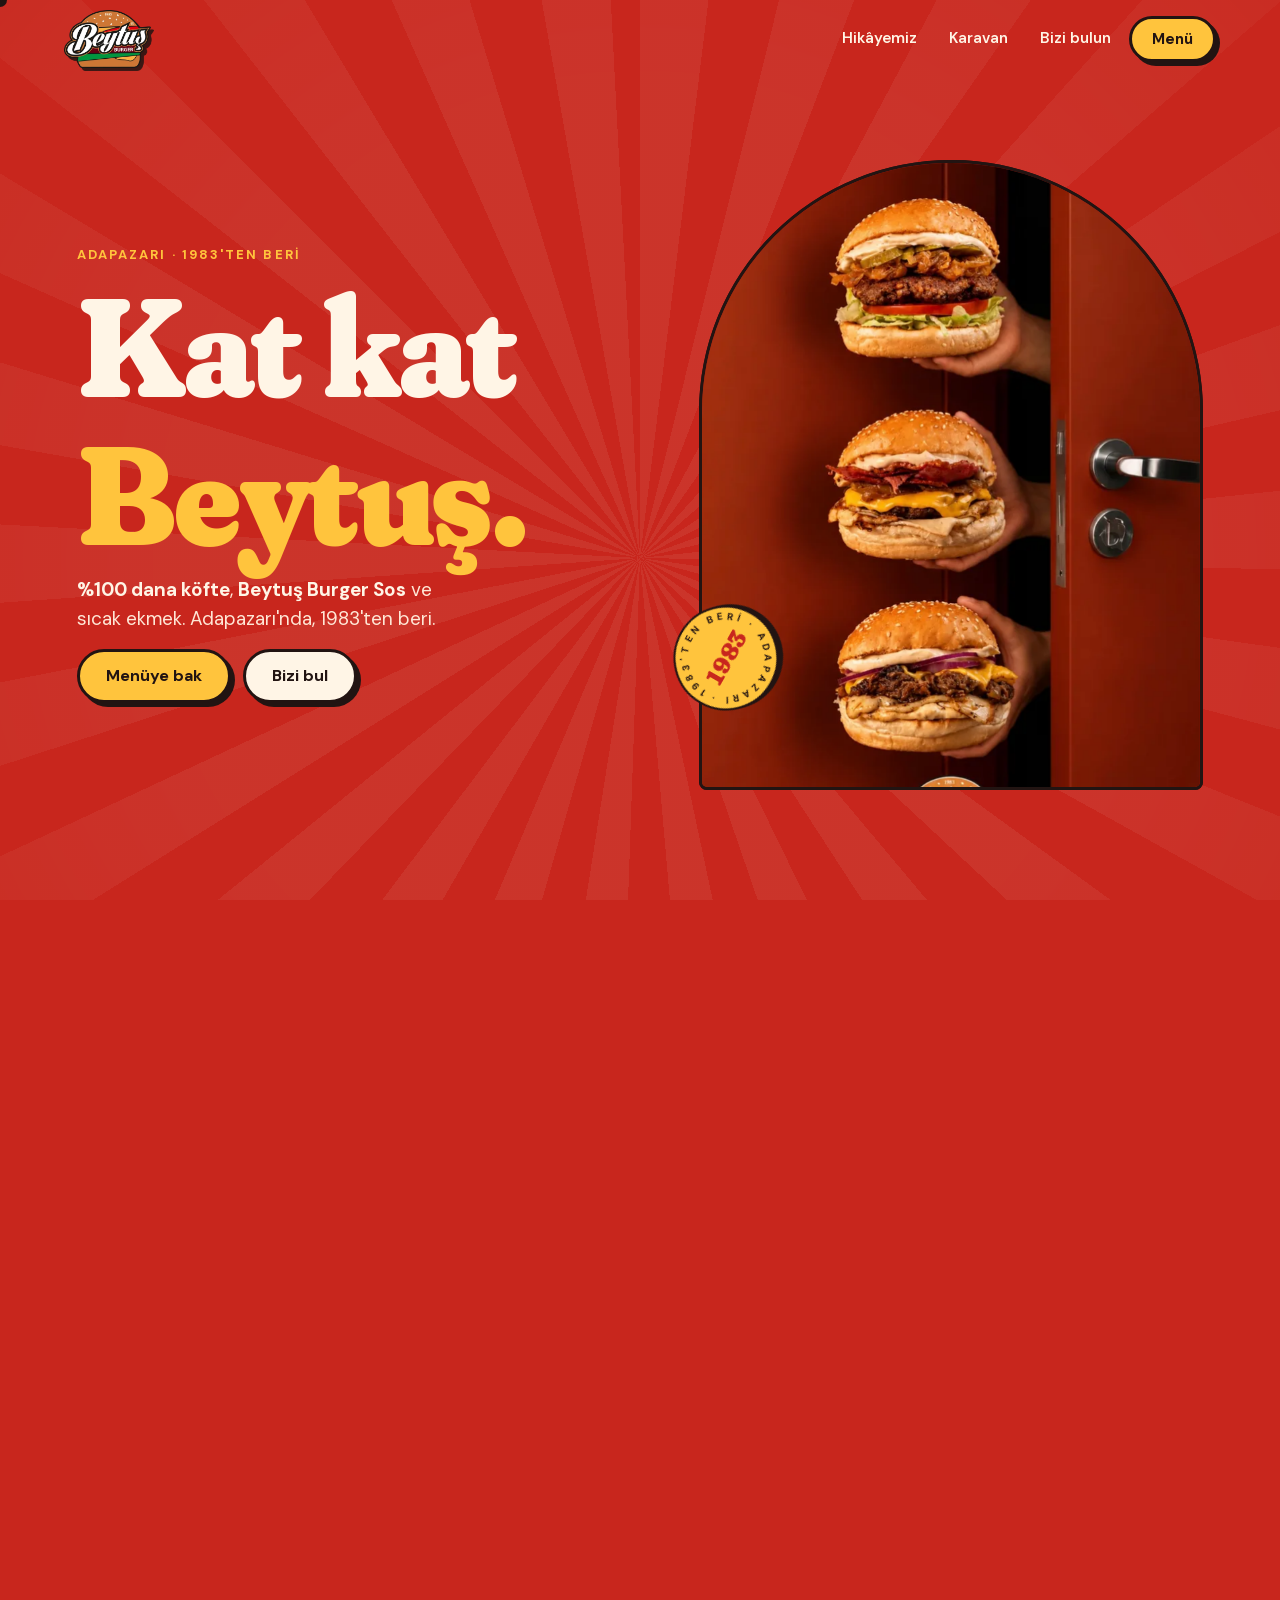
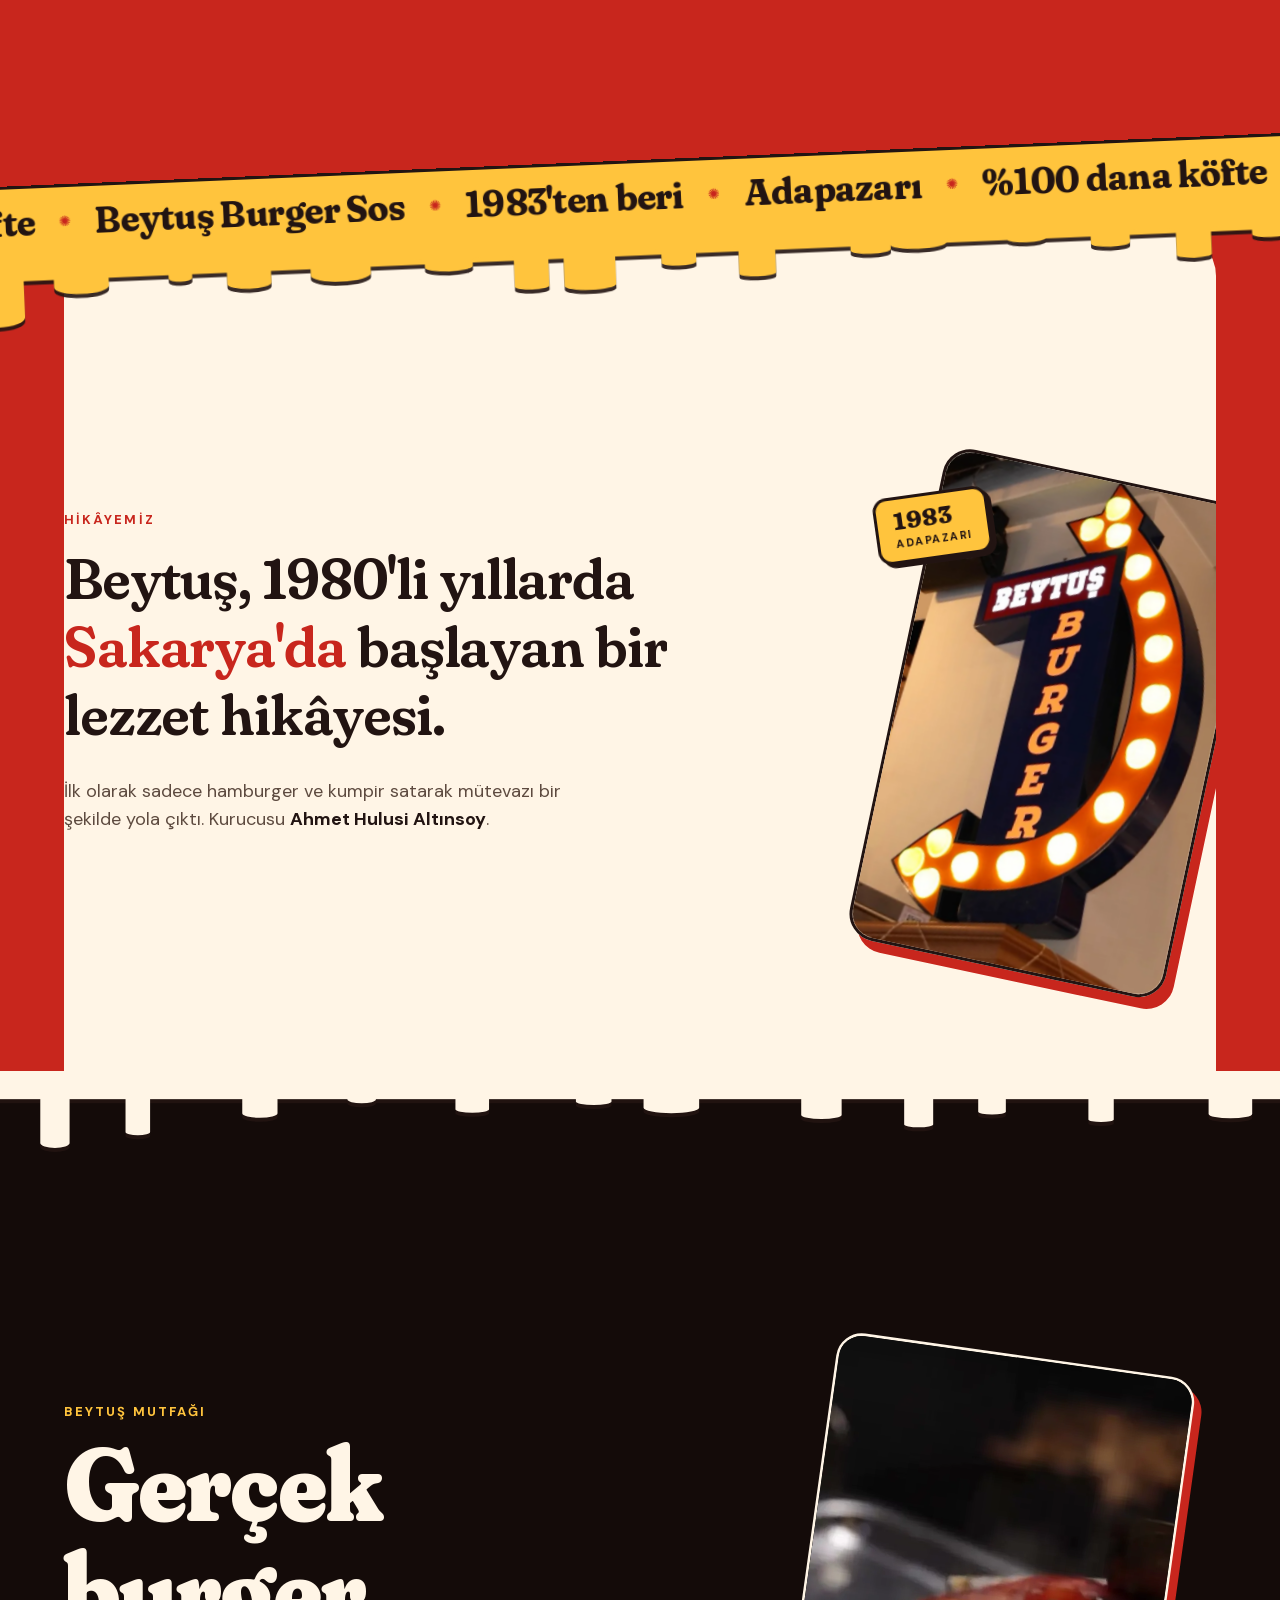
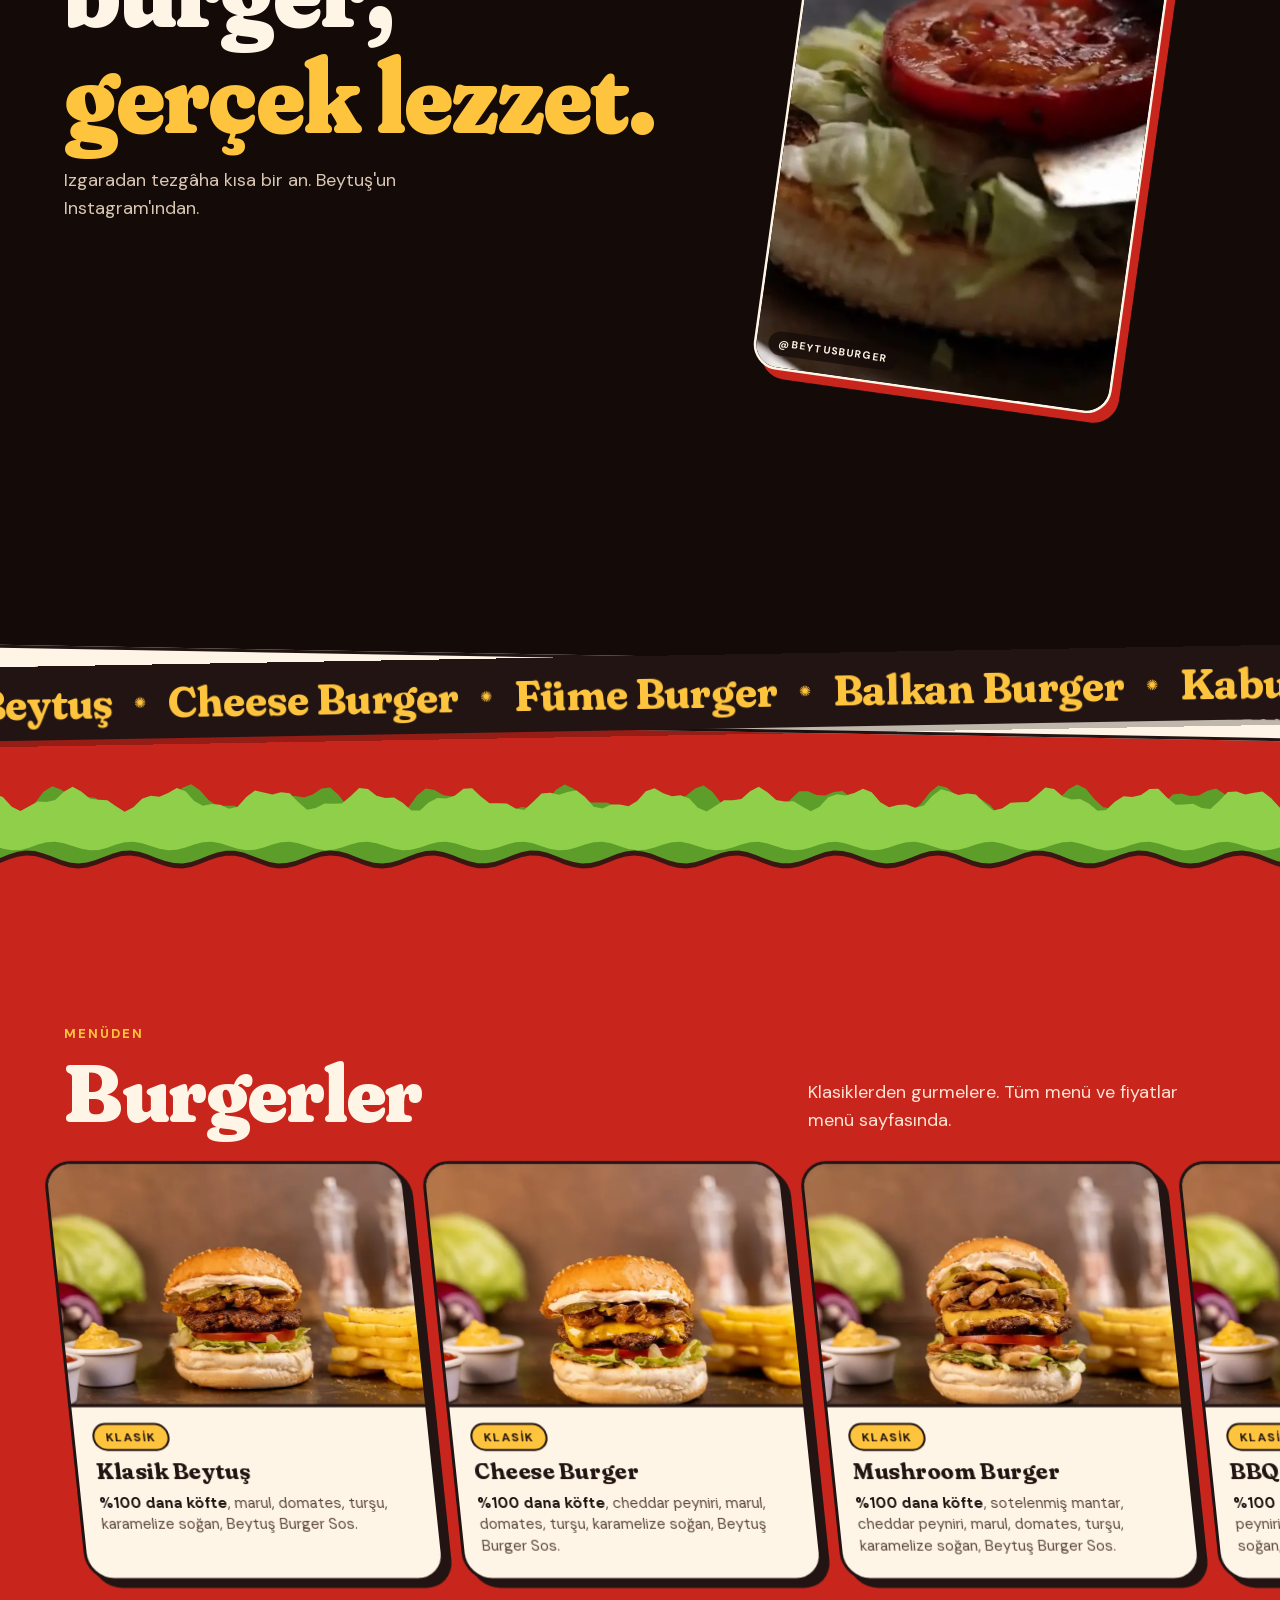
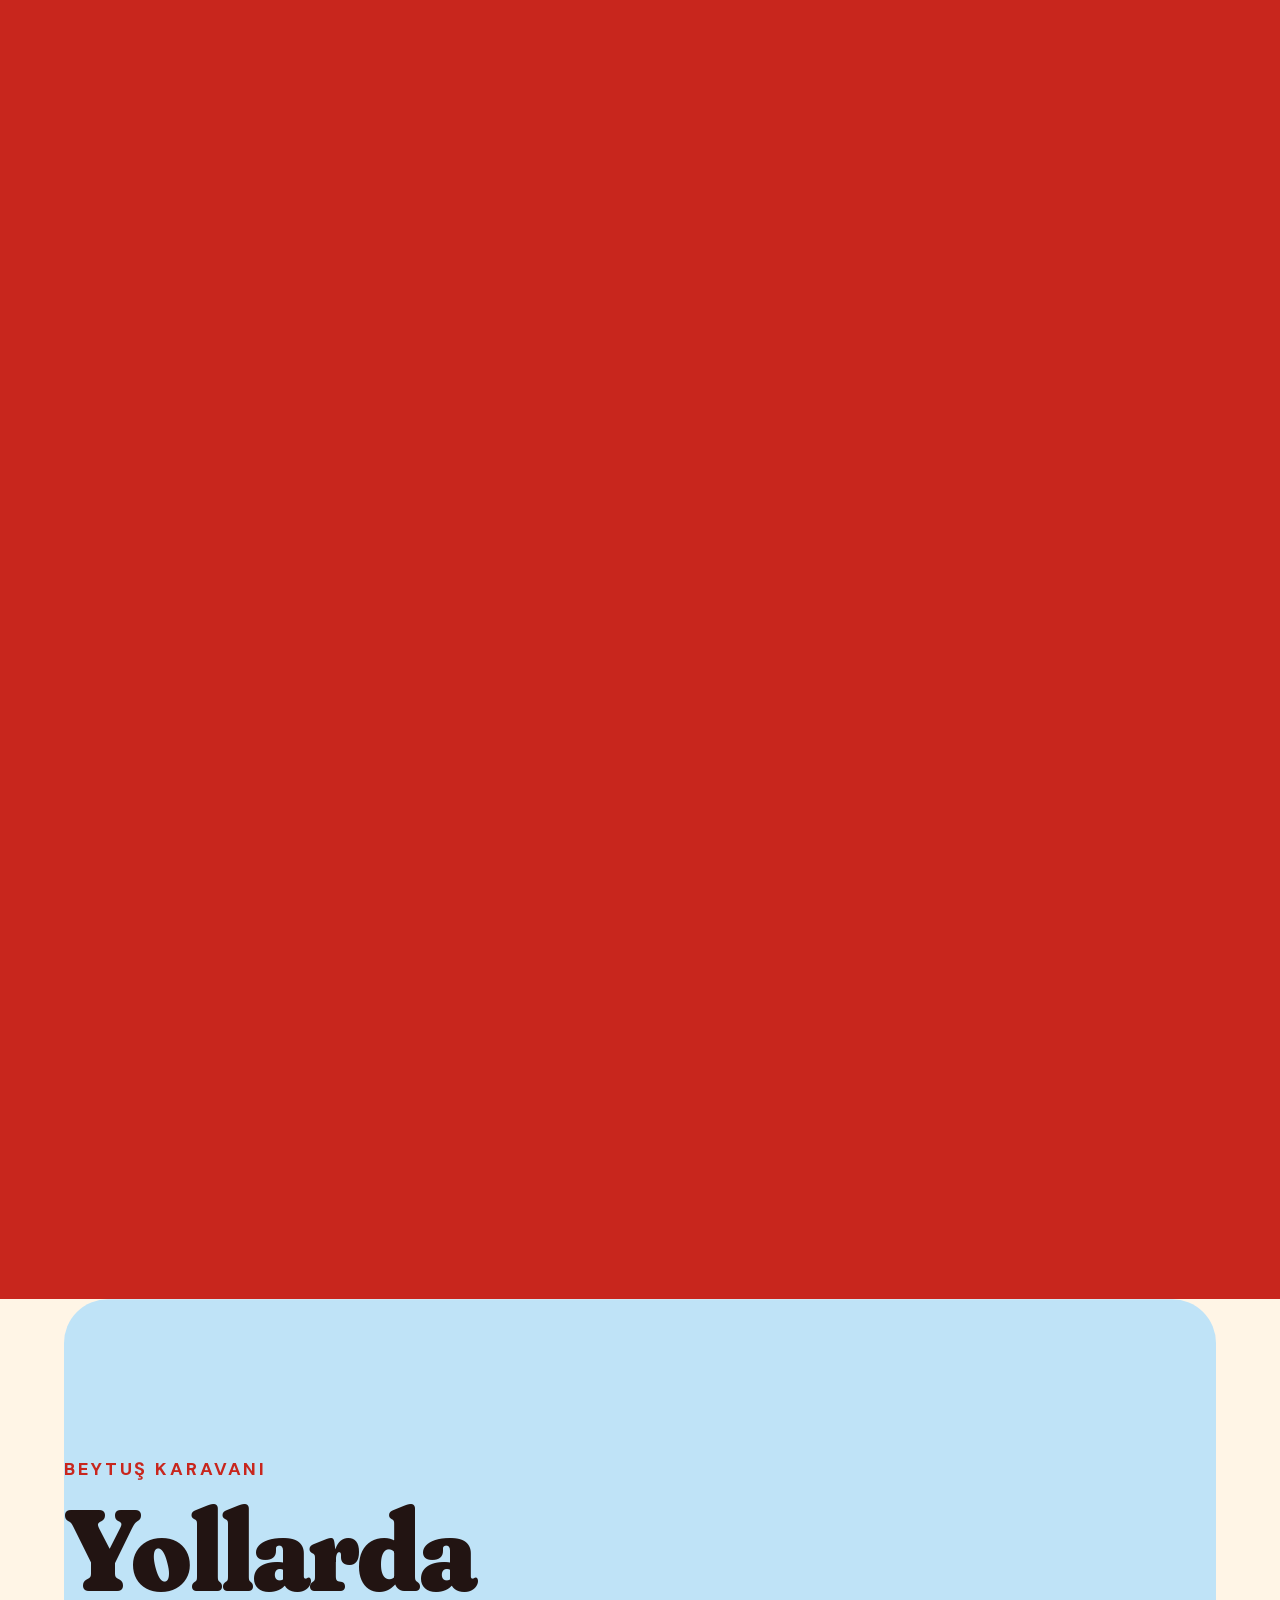
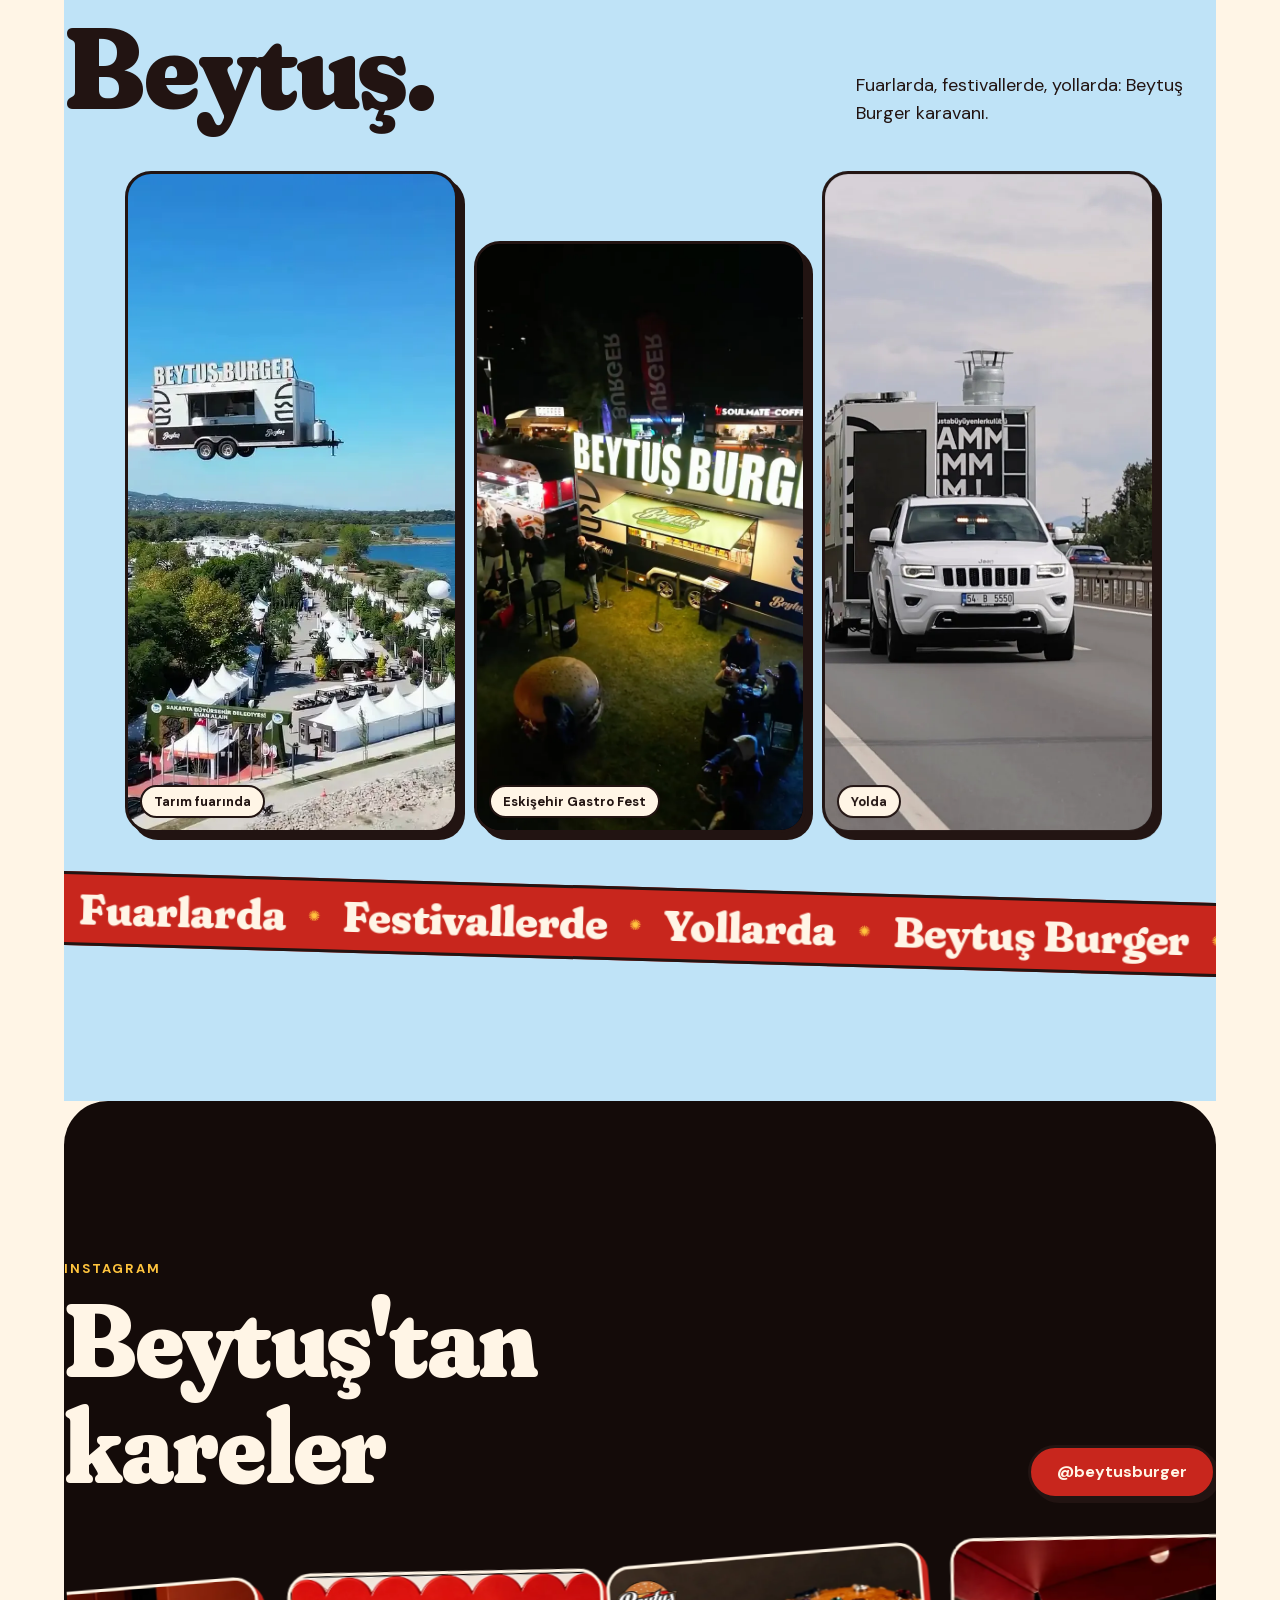
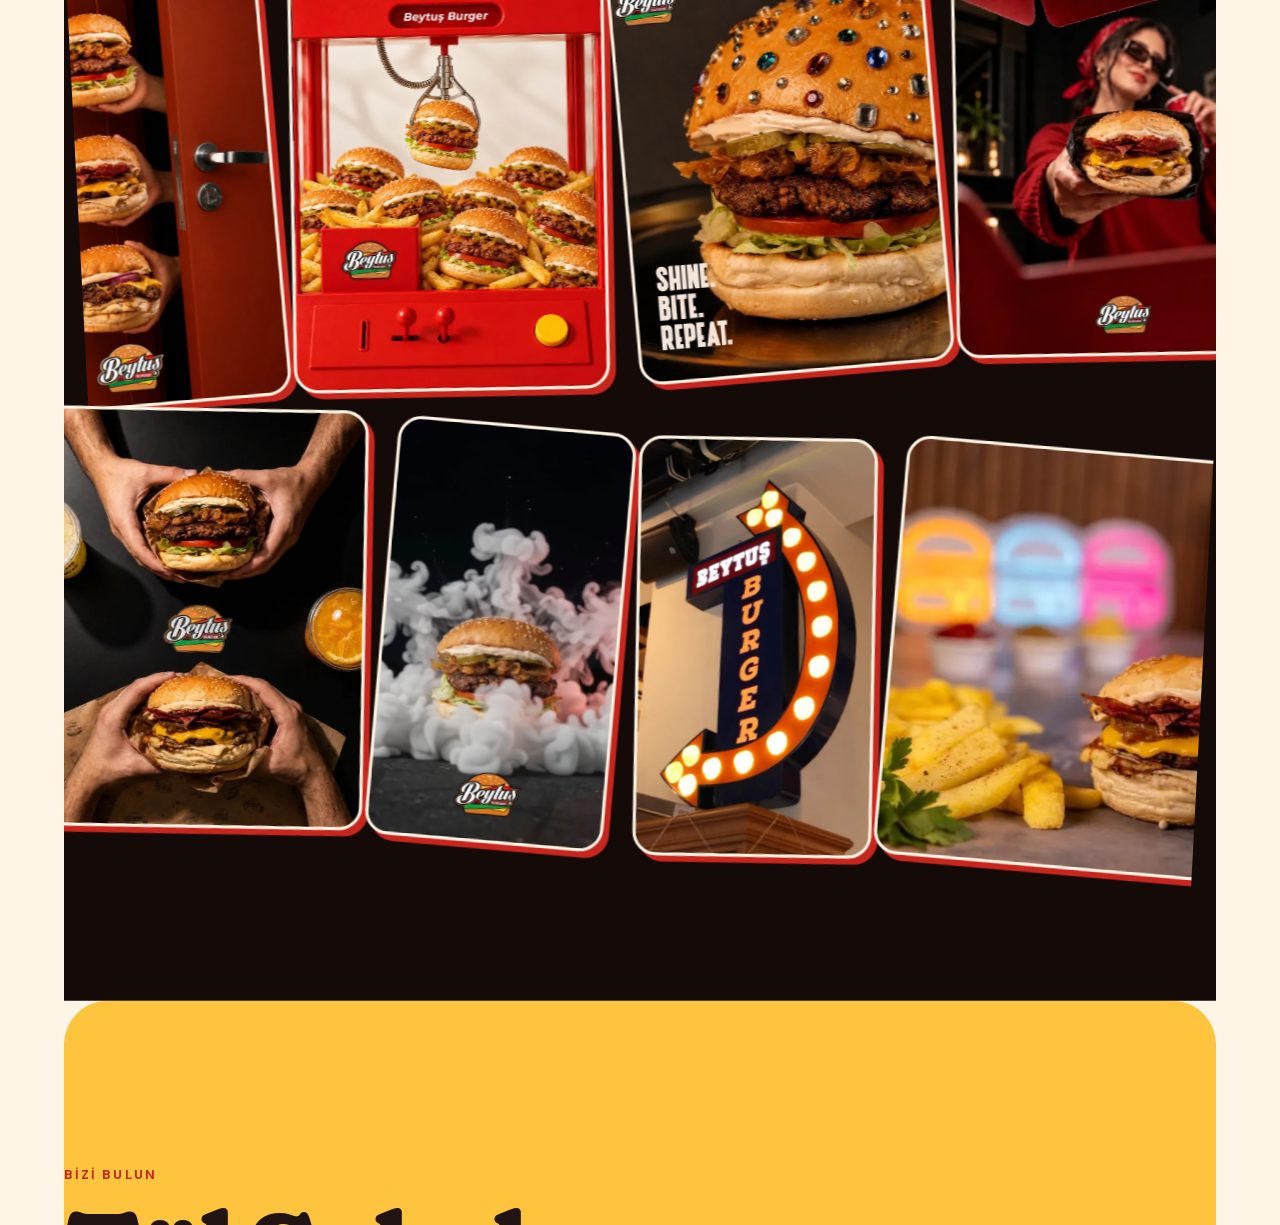
<file: static/calisma/beytus-d3ny4d/3/index.html>
<!doctype html>
<html lang="tr">
<head>
<meta charset="utf-8">
<meta name="viewport" content="width=device-width, initial-scale=1, viewport-fit=cover">
<meta name="theme-color" content="#c8261d">
<meta name="robots" content="noindex">
<title>Beytuş Burger · Öneri 3 — Pop</title>
<link rel="preload" href="../ortak/font/fraunces-latin.woff2" as="font" type="font/woff2" crossorigin>
<link rel="preload" as="image" href="../ortak/img/kapi-800.webp">
<link rel="preload" href="../ortak/font/dmsans-latin.woff2" as="font" type="font/woff2" crossorigin>
<script>document.documentElement.classList.add("js")</script>
<style>
/* Yazı tipleri: Unbounded (geniş, ferah başlıklar) + DM Sans (metin). Türkçe harfler latin-ext dosyasında. */
@font-face { font-family: "Unbounded"; src: url("../ortak/font/unbounded-latin.woff2") format("woff2"); font-weight: 500 800; font-display: swap;
  unicode-range: U+0000-00FF, U+0131, U+0152-0153, U+02BB-02BC, U+02C6, U+02DA, U+02DC, U+0304, U+0308, U+0329, U+2000-206F, U+20AC, U+2122, U+2191, U+2193, U+2212, U+2215, U+FEFF, U+FFFD; }
@font-face { font-family: "Unbounded"; src: url("../ortak/font/unbounded-latin-ext.woff2") format("woff2"); font-weight: 500 800; font-display: swap;
  unicode-range: U+0100-02BA, U+02BD-02C5, U+02C7-02CC, U+02CE-02D7, U+02DD-02FF, U+0304, U+0308, U+0329, U+1D00-1DBF, U+1E00-1E9F, U+1EF2-1EFF, U+2020, U+20A0-20AB, U+20AD-20C4, U+2113, U+2C60-2C7F, U+A720-A7FF; }
@font-face { font-family: "Fraunces"; src: url("../ortak/font/fraunces-latin.woff2") format("woff2"); font-weight: 600 900; font-display: swap;
  unicode-range: U+0000-00FF, U+0131, U+0152-0153, U+02BB-02BC, U+02C6, U+02DA, U+02DC, U+0304, U+0308, U+0329, U+2000-206F, U+20AC, U+2122, U+2191, U+2193, U+2212, U+2215, U+FEFF, U+FFFD; }
@font-face { font-family: "Fraunces"; src: url("../ortak/font/fraunces-latin-ext.woff2") format("woff2"); font-weight: 600 900; font-display: swap;
  unicode-range: U+0100-02BA, U+02BD-02C5, U+02C7-02CC, U+02CE-02D7, U+02DD-02FF, U+0304, U+0308, U+0329, U+1D00-1DBF, U+1E00-1E9F, U+1EF2-1EFF, U+2020, U+20A0-20AB, U+20AD-20C4, U+2113, U+2C60-2C7F, U+A720-A7FF; }
@font-face { font-family: "DM Sans"; src: url("../ortak/font/dmsans-latin.woff2") format("woff2"); font-weight: 400 700; font-display: swap;
  unicode-range: U+0000-00FF, U+0131, U+0152-0153, U+02BB-02BC, U+02C6, U+02DA, U+02DC, U+0304, U+0308, U+0329, U+2000-206F, U+20AC, U+2122, U+2191, U+2193, U+2212, U+2215, U+FEFF, U+FFFD; }
@font-face { font-family: "DM Sans"; src: url("../ortak/font/dmsans-latin-ext.woff2") format("woff2"); font-weight: 400 700; font-display: swap;
  unicode-range: U+0100-02BA, U+02BD-02C5, U+02C7-02CC, U+02CE-02D7, U+02DD-02FF, U+0304, U+0308, U+0329, U+1D00-1DBF, U+1E00-1E9F, U+1EF2-1EFF, U+2020, U+20A0-20AB, U+20AD-20C4, U+2113, U+2C60-2C7F, U+A720-A7FF; }

/* Renkler logodan: ketçap kırmızısı, krem, cheddar sarısı, köfte kahvesi */
:root {
  --kirmizi: #c8261d; --kirmizi-k: #a01b13; --krem: #fff5e6; --krem-2: #f5e3c6; --hardal: #ffc43d; --kofte: #221412;
  --cizgi: 3px solid var(--kofte);
  --kenar: clamp(20px, 5vw, 80px);
  --govde: "DM Sans", system-ui, -apple-system, "Segoe UI", Roboto, sans-serif;
  --baslik: "Fraunces", Georgia, "Times New Roman", serif;
  --yay: cubic-bezier(.22, 1, .36, 1);
}
* { box-sizing: border-box; margin: 0; padding: 0; }
html { -webkit-text-size-adjust: 100%; background: var(--kirmizi); overflow-x: clip; }
body { font: 400 17px/1.55 var(--govde); color: var(--kofte); background: var(--krem); overflow-x: clip; -webkit-font-smoothing: antialiased; text-rendering: optimizeLegibility; }
main { overflow-x: clip; }
img { display: block; max-width: 100%; height: auto; }
a { color: inherit; text-decoration: none; }
a, button { -webkit-tap-highlight-color: transparent; touch-action: manipulation; }
button { font: inherit; color: inherit; background: none; border: 0; cursor: pointer; }
:focus-visible { outline: 3px solid var(--hardal); outline-offset: 3px; border-radius: 8px; }
.b { font-family: var(--baslik); font-weight: 850; font-optical-sizing: auto; letter-spacing: -.018em; line-height: 1.02; }
.kucuk { font: 700 13px/1.2 var(--govde); letter-spacing: .16em; text-transform: uppercase; }

/* Düğmeler: logodaki gibi kalın çerçeveli çıkartma */
.dugme { display: inline-flex; align-items: center; justify-content: center; gap: 10px; min-height: 54px; padding: 0 26px; border-radius: 999px;
  font: 700 16px/1 var(--govde); background: var(--hardal); color: var(--kofte); border: var(--cizgi); box-shadow: 4px 4px 0 var(--kofte);
  transition: transform .3s var(--yay), box-shadow .3s var(--yay); }
.dugme:hover { transform: translate(-2px, -2px); box-shadow: 6px 6px 0 var(--kofte); }
.dugme:active { transform: translate(3px, 3px); box-shadow: 1px 1px 0 var(--kofte); }
.dugme.krem { background: var(--krem); }
.dugme.kirmizi { background: var(--kirmizi); color: var(--krem); }

/* ---------- Kayan şerit (marquee) ortak ---------- */
.kayan { overflow: hidden; white-space: nowrap; }
.kayan-ic { display: flex; width: max-content; will-change: transform; }
.kayan-grup { display: flex; align-items: center; flex: none; }
.kayan-grup > * { flex: none; }
.yildiz { font-style: normal; display: inline-block; }

/* Üst şerit: aşağı inerken saklanır, yukarı çıkınca gelir */
.ust { position: fixed; z-index: 60; inset: 0 0 auto; display: flex; align-items: center; justify-content: space-between; gap: 16px;
  padding: calc(10px + env(safe-area-inset-top)) var(--kenar) 10px; transition: transform .5s var(--yay), background .35s, box-shadow .35s; }
.ust.dolu { background: var(--kirmizi); box-shadow: 0 3px 0 var(--kofte); }
.ust.dolu nav .yazi { color: var(--krem); }
.ust.sakla { transform: translateY(calc(-100% - 6px)); }
.ust .logo img { height: 48px; width: auto; filter: drop-shadow(3px 3px 0 rgba(34, 20, 18, .85)); }
.ust nav { display: flex; align-items: center; gap: 4px; }
.ust nav .yazi { display: none; padding: 12px 14px; color: var(--krem); font-weight: 600; font-size: 15px; border-radius: 999px; transition: background .25s; }
.ust nav .yazi:hover { background: rgba(255, 245, 230, .12); }
.ust .dugme { min-height: 46px; padding: 0 20px; font-size: 15px; }

/* ---------- Giriş: kırmızı, dönen ışınlar, kemerli kapı fotoğrafı, 1983 rozeti ---------- */
.js .giris-yazi, .js .giris-gorsel { visibility: hidden; }
.giris { position: relative; overflow: hidden; background: var(--kirmizi); color: var(--krem); min-height: 100svh; isolation: isolate;
  padding: calc(100px + env(safe-area-inset-top)) var(--kenar) 112px; display: grid; gap: 38px; align-content: start; }
.isinlar { position: absolute; z-index: -1; left: 50%; top: 62%; width: 260vmax; height: 260vmax; margin: -130vmax 0 0 -130vmax; pointer-events: none;
  background: repeating-conic-gradient(from 0deg, rgba(255, 245, 230, .07) 0 7deg, transparent 7deg 14deg);
  -webkit-mask: radial-gradient(closest-side, #000 0, #000 28%, transparent 72%); mask: radial-gradient(closest-side, #000 0, #000 28%, transparent 72%);
  animation: don 90s linear infinite; }
@keyframes don { to { transform: rotate(360deg); } }
.giris .kucuk { color: var(--hardal); }
.giris h1 { font-size: clamp(66px, 19.5vw, 230px); color: var(--krem); margin: 14px 0 18px; }
.giris h1 .satir { display: block; overflow: hidden; padding: .03em .05em .16em 0; margin-bottom: -.16em; }
.giris h1 .vurgu { color: var(--hardal); }
.kelime { display: inline-block; white-space: nowrap; }
.harf { display: inline-block; will-change: transform; }
.giris .alt-yazi { max-width: 30ch; font-size: clamp(17px, 1.5vw, 21px); line-height: 1.5; color: #ffe7d6; }
.giris .alt-yazi b { color: var(--krem); font-weight: 700; }
.giris .dugmeler { display: flex; flex-wrap: wrap; gap: 12px; margin-top: 26px; }
.giris-gorsel { position: relative; justify-self: center; width: min(84vw, 500px); aspect-ratio: 4 / 5; }
.kemer-golge, .kemer { position: absolute; inset: 0; border-radius: 999px 999px 32px 32px; }
.kemer-golge { background: var(--kofte); transform: translate(12px, 12px); }
.kemer { overflow: hidden; border: var(--cizgi); background: var(--kirmizi-k); }
.kemer img { width: 100%; height: 115%; object-fit: cover; object-position: 50% 20%; will-change: transform; }
.rozet { position: absolute; z-index: 2; left: -22px; bottom: 9%; width: clamp(112px, 26vw, 150px); aspect-ratio: 1; }
.rozet-ic { position: absolute; inset: 0; border-radius: 50%; background: var(--hardal); border: var(--cizgi); box-shadow: 5px 5px 0 var(--kofte); }
.rozet svg { position: absolute; inset: 0; width: 100%; height: 100%; animation: don 16s linear infinite; }
.rozet text { font: 700 11.2px var(--govde); letter-spacing: .19em; fill: var(--kofte); }
.rozet b { position: absolute; inset: 0; display: grid; place-items: center; font: 900 clamp(26px, 6vw, 34px)/1 var(--baslik); color: var(--kirmizi); letter-spacing: -.03em; }
.cikartma { position: absolute; z-index: 3; right: -14px; top: 12%; padding: 10px 16px 12px; border-radius: 16px; background: var(--krem); color: var(--kirmizi); border: var(--cizgi);
  box-shadow: 4px 4px 0 var(--kofte); font: 900 clamp(18px, 4.6vw, 26px)/1 var(--baslik); transform: rotate(8deg); white-space: nowrap; }

/* ---------- Kapıdan geçiş: giriş yapışık, kemer büyüyüp ekranı kaplar ---------- */
.kapi-sahne { position: relative; height: 300svh; background: var(--kirmizi); }
.kapi-sabit { position: sticky; top: 0; height: 100svh; overflow: clip; transform-origin: 50% 40%; }
.kapi-sabit .giris { height: 100svh; min-height: 0; padding: calc(84px + env(safe-area-inset-top)) var(--kenar) calc(22px + env(safe-area-inset-bottom)); gap: 20px; align-content: start; }
.kapi-sabit .giris h1 { font-size: clamp(52px, 15vw, 230px); margin: 8px 0 10px; }
.kapi-sabit .giris .alt-yazi { font-size: 16px; }
.kapi-sabit .giris .dugmeler { margin-top: 16px; }
.kapi-sabit .giris-gorsel { width: auto; height: min(38svh, 420px); }
.kapi-tam { position: absolute; inset: 0; z-index: 4; opacity: 0; pointer-events: none; overflow: hidden; background: var(--kirmizi-k); }
.kapi-tam img { width: 100%; height: 100%; object-fit: cover; object-position: 50% 28%; transform-origin: 50% 40%; will-change: transform; }
.kapi-tam::after { content: ""; position: absolute; inset: 0; background: linear-gradient(180deg, rgba(20, 6, 4, .82) 0%, rgba(20, 6, 4, 0) 58%); opacity: var(--golge, 0); }
.kapi-yazi { position: absolute; z-index: 5; left: var(--kenar); right: var(--kenar); top: calc(92px + env(safe-area-inset-top)); color: var(--krem); pointer-events: none; } /* üstte: sıradaki bölüm alttan binerken yazı görünür kalır */
.kapi-yazi .b { font-size: clamp(50px, 14vw, 200px); line-height: .95; }
.kapi-yazi .satir { display: block; overflow: hidden; padding: .02em .05em .14em 0; margin-bottom: -.14em; }
.kapi-yazi .satir > span { display: inline-block; transform: translateY(115%); }
.kapi-yazi .satir:last-child { color: var(--hardal); }
.kapi-perde { position: absolute; inset: 0; z-index: 6; background: #160604; opacity: 0; pointer-events: none; }
.kapi-sahne + .serit { margin-top: calc(-100svh - 40px); }

/* ---------- Burger katı gibi bölüm kenarları: eriyen cheddar, sos damlası, kıvrık marul ---------- */
.kenar { position: relative; z-index: 6; height: 0; pointer-events: none; }
.kenar svg { position: absolute; left: 0; width: 100%; overflow: visible; }
.kenar.damla svg { top: -3px; height: 190px; filter: drop-shadow(0 4px 0 rgba(34, 20, 18, .9)); }
.kenar.peynir-serit { transform: rotate(-2.4deg); margin: 0 -30px; }
.kenar.peynir-serit svg { top: -6px; }
.kenar.marul svg { top: -46px; height: 96px; filter: drop-shadow(0 5px 0 rgba(34, 20, 18, .85)); }

/* Mutfak videosu */
.mutfak { position: relative; background: #140b09; color: var(--krem); padding: clamp(100px, 13vw, 170px) var(--kenar); display: grid; gap: 40px; align-items: center; overflow: hidden; }
.mutfak .kucuk { color: var(--hardal); }
.mutfak h2 { font-size: clamp(34px, 8.6vw, 104px); margin-top: 12px; }
.mutfak h2 em { font-style: normal; color: var(--hardal); }
.mutfak p.not { margin-top: 18px; color: #d9c6b3; max-width: 34ch; }
.video-kart { position: relative; justify-self: center; width: min(78vw, 420px); aspect-ratio: 9 / 16; border-radius: 30px; overflow: hidden; border: 3px solid var(--krem); box-shadow: 10px 10px 0 var(--kirmizi); background: #000; }
.video-kart video { position: absolute; inset: 0; width: 100%; height: 100%; object-fit: cover; }
.video-kart .etiket { position: absolute; left: 14px; bottom: 14px; z-index: 2; padding: 8px 12px; border-radius: 999px; background: rgba(20, 11, 9, .72); color: var(--krem); font: 700 12px/1 var(--govde); letter-spacing: .12em; text-transform: uppercase; }

/* Sarı eğik şerit */
.serit { position: relative; z-index: 5; margin: -40px -30px 0; background: var(--hardal); border-block: var(--cizgi); transform: rotate(-2.4deg); padding: 16px 0 14px; box-shadow: 0 6px 0 var(--kofte); }
.serit .kayan-grup span { font: 700 clamp(20px, 3vw, 36px)/1 var(--baslik); letter-spacing: -.02em; padding-right: 24px; }
.serit .yildiz { color: var(--kirmizi); font-size: .8em; padding-right: 24px; }

/* Karavan */
.karavan { position: relative; background: #bfe3f7; color: var(--kofte); padding: clamp(100px, 13vw, 160px) 0 clamp(90px, 11vw, 140px); overflow: hidden; }
.karavan-bas { padding: 0 var(--kenar); display: flex; flex-wrap: wrap; align-items: flex-end; justify-content: space-between; gap: 18px 40px; }
.karavan-bas .kucuk { color: var(--kirmizi); }
.karavan-bas h2 { font-size: clamp(38px, 9.6vw, 116px); margin-top: 10px; }
.karavan-bas p { max-width: 30ch; font-size: 18px; }
.karavan-ray { display: flex; gap: 16px; padding: 44px var(--kenar) 20px; overflow-x: auto; scroll-snap-type: x mandatory; scroll-padding-left: var(--kenar); scrollbar-width: none; overscroll-behavior-x: contain; }
.karavan-ray::-webkit-scrollbar { display: none; }
.karavan-ray figure { position: relative; flex: 0 0 min(70vw, 340px); aspect-ratio: 9 / 16; scroll-snap-align: start; border-radius: 26px; overflow: hidden; border: var(--cizgi); box-shadow: 7px 7px 0 var(--kofte); background: #000; }
.karavan-ray figure video, .karavan-ray figure img { position: absolute; inset: 0; width: 100%; height: 100%; object-fit: cover; }
.karavan-ray figcaption { position: absolute; left: 12px; bottom: 12px; padding: 8px 12px; border-radius: 999px; background: var(--krem); border: 2px solid var(--kofte); font: 700 13px/1 var(--govde); }
.karavan .serit2 { margin-top: 34px; background: var(--kirmizi); color: var(--krem); border-block: var(--cizgi); transform: rotate(1.6deg); padding: 14px 0 12px; }
.karavan .serit2 .kayan-grup span { font: 850 clamp(24px, 3.4vw, 42px)/1 var(--baslik); letter-spacing: -.02em; padding-right: 22px; }
.karavan .serit2 .yildiz { color: var(--hardal); padding-right: 22px; font-size: .8em; }

/* Hikâye */
.hikaye { position: relative; overflow: hidden; background: var(--krem); padding: clamp(110px, 15vw, 190px) var(--kenar) clamp(90px, 12vw, 150px); display: grid; gap: 56px; }
.hikaye .kucuk { color: var(--kirmizi); }
.hikaye-metin { font: 600 clamp(24px, 4.4vw, 58px)/1.2 var(--baslik); letter-spacing: -.02em; margin-top: 18px; max-width: 18ch; }
.hikaye-metin .kelime { overflow: hidden; vertical-align: top; padding-bottom: .12em; margin-bottom: -.12em; }
.hikaye-metin .kelime > span { display: inline-block; will-change: transform; }
.hikaye-metin em { font-style: normal; color: var(--kirmizi); }
.hikaye-not { margin-top: 30px; max-width: 42ch; color: #5d4a3f; font-size: 18px; }
.hikaye-not b { color: var(--kofte); }
.hikaye figure { position: relative; justify-self: center; width: min(74vw, 400px); }
.hikaye figure .cerceve { border-radius: 28px; overflow: hidden; border: var(--cizgi); box-shadow: 10px 10px 0 var(--kirmizi); transform: rotate(3deg); aspect-ratio: 9 / 14; }
.hikaye figure img { width: 100%; height: 118%; object-fit: cover; will-change: transform; }
.etiket-1983 { position: absolute; left: -18px; top: 14%; padding: 10px 16px; border-radius: 14px; background: var(--hardal); color: var(--kofte); border: var(--cizgi); box-shadow: 4px 4px 0 var(--kofte);
  font: 800 24px/1 var(--baslik); transform: rotate(-8deg); }
.etiket-1983 small { display: block; font: 700 11px/1.2 var(--govde); letter-spacing: .14em; text-transform: uppercase; margin-top: 4px; }

/* Çapraz kayan bantlar */
.capraz { position: relative; height: clamp(170px, 24vw, 280px); background: linear-gradient(#140b09 50%, var(--kirmizi) 50%); overflow: hidden; }
.bant { position: absolute; left: -6%; right: -6%; top: 50%; border-block: var(--cizgi); padding: 14px 0 12px; }
.bant .kayan-grup span { font: 700 clamp(20px, 3.4vw, 42px)/1 var(--baslik); letter-spacing: -.02em; padding-right: 22px; }
.bant .yildiz { padding-right: 22px; font-size: .8em; }
.bant.b1 { background: var(--kofte); color: var(--hardal); transform: translateY(-50%) rotate(-4deg); z-index: 2; box-shadow: 0 6px 0 rgba(0, 0, 0, .25); }
.bant.b2 { background: var(--krem); color: var(--kirmizi); transform: translateY(-50%) rotate(3.5deg); z-index: 1; }

/* Menü */
.menu { position: relative; overflow: hidden; background: var(--kirmizi); color: var(--krem); }
.menu-ic { padding: clamp(60px, 9vw, 120px) 0 clamp(90px, 10vw, 130px); }
.menu-bas { padding: 0 var(--kenar); display: flex; flex-wrap: wrap; align-items: flex-end; justify-content: space-between; gap: 20px 40px; }
.menu-bas .kucuk { color: var(--hardal); }
.menu-bas h2 { font-size: clamp(40px, 10.5vw, 128px); margin-top: 10px; }
.menu-bas p { max-width: 34ch; color: #ffe2d2; }
.ray { display: flex; gap: 18px; padding: 40px var(--kenar) 24px; overflow-x: auto; scroll-snap-type: x mandatory; scroll-padding-left: var(--kenar); scrollbar-width: none; -webkit-overflow-scrolling: touch; overscroll-behavior-x: contain; }
.ray::-webkit-scrollbar { display: none; }
.kart { flex: 0 0 min(78vw, 370px); scroll-snap-align: start; display: flex; flex-direction: column; background: var(--krem); color: var(--kofte); border: var(--cizgi); border-radius: 28px;
  box-shadow: 7px 7px 0 var(--kofte); overflow: hidden; transition: transform .45s var(--yay), box-shadow .45s var(--yay); }
.kart:hover { transform: translate(-4px, -6px) rotate(-1deg); box-shadow: 12px 14px 0 var(--kofte); }
.kart-foto { aspect-ratio: 4 / 3; overflow: hidden; border-bottom: var(--cizgi); background: #2a1915; }
.kart-foto img { width: 100%; height: 100%; object-fit: cover; object-position: 50% 62%; transform: scale(1.22); transition: transform .8s var(--yay); }
.kart:hover .kart-foto img { transform: scale(1.32); }
.kart-yazi { padding: 16px 18px 20px; display: grid; gap: 8px; }
.tur { justify-self: start; padding: 6px 11px; border-radius: 999px; border: 2px solid var(--kofte); background: var(--hardal); font: 700 12px/1 var(--govde); letter-spacing: .12em; text-transform: uppercase; }
.tur.gurme { background: var(--kofte); color: var(--hardal); }
.kart h3 { font: 700 22px/1.15 var(--baslik); letter-spacing: -.02em; }
.kart p { font-size: 15px; line-height: 1.45; color: #5d4a3f; }
.kart p b { color: var(--kofte); }
.kart-son { flex: 0 0 min(62vw, 300px); scroll-snap-align: start; display: grid; place-items: center; text-align: center; padding: 28px; border-radius: 28px; border: 3px dashed rgba(255, 245, 230, .55); transition: background .3s, border-color .3s; }
.kart-son:hover { background: rgba(255, 245, 230, .08); border-color: var(--krem); }
.kart-son b { display: block; font: 800 32px/1.1 var(--baslik); color: var(--hardal); margin-bottom: 10px; }
.ray-cubuk { margin: 6px var(--kenar) 0; height: 5px; border-radius: 5px; background: rgba(255, 245, 230, .2); overflow: hidden; }
.ray-cubuk i { display: block; height: 100%; width: 100%; background: var(--hardal); border-radius: 5px; transform-origin: 0 50%; transform: scaleX(.12); }

/* Burgerler: aşağı kaydırdıkça kartlar yana akar (telefonda da). Bölüm yapışık, uzunluğu JS ile kart dizisi kadar (--yol). */
.menu { overflow: clip; }
.menu.akar { height: calc(100svh + var(--yol, 0px)); }
.menu.akar .menu-ic { position: sticky; top: 0; height: 100svh; min-height: 0; display: flex; flex-direction: column; justify-content: center;
  padding: calc(64px + env(safe-area-inset-top)) 0 calc(20px + env(safe-area-inset-bottom)); overflow: clip; }
.menu.akar .ray { overflow: visible; scroll-snap-type: none; width: max-content; padding-top: 26px; padding-bottom: 16px; will-change: transform; }
.menu.akar .kart { flex-basis: min(74vw, 340px); }
@media (max-width: 899px) { .menu.akar .kart-foto { aspect-ratio: 16 / 11; } .menu.akar .kart p { display: -webkit-box; -webkit-line-clamp: 3; -webkit-box-orient: vertical; overflow: hidden; } }
@media (max-height: 720px) and (max-width: 899px) { .menu.akar .menu-bas p { display: none; } .menu.akar .kart-foto { aspect-ratio: 16 / 10; } }

/* Kareler: iki sıra kayan fotoğraf */
.kareler { position: relative; background: #140b09; color: var(--krem); padding: clamp(100px, 13vw, 160px) 0 clamp(90px, 11vw, 140px); overflow: hidden; }
.kareler-bas { padding: 0 var(--kenar); display: flex; flex-wrap: wrap; align-items: flex-end; justify-content: space-between; gap: 18px 40px; }
.kareler-bas .kucuk { color: var(--hardal); }
.kareler-bas h2 { font-size: clamp(34px, 8.6vw, 104px); margin-top: 10px; }
.foto-kayan { margin-top: 26px; }
.kareler-bas + .foto-kayan { margin-top: 48px; }
.foto-kayan .kayan-grup { gap: 16px; padding-right: 16px; }
.foto-kayan figure { height: clamp(230px, 34vw, 420px); border-radius: 24px; overflow: hidden; border: 3px solid var(--krem); box-shadow: 6px 6px 0 var(--kirmizi); background: var(--krem-2); }
.foto-kayan figure:nth-child(odd) { transform: rotate(-2deg); }
.foto-kayan figure:nth-child(even) { transform: rotate(2deg); }
.foto-kayan img { height: 100%; width: auto; max-width: none; }
.foto-kayan { padding: 10px 0 14px; }

/* Bizi bulun */
.ziyaret { position: relative; overflow: hidden; background: var(--hardal); padding: clamp(100px, 13vw, 170px) var(--kenar) clamp(110px, 13vw, 170px); isolation: isolate; }
.ziyaret .kucuk { color: var(--kirmizi); }
.ziyaret h2 { font-size: clamp(38px, 9.6vw, 116px); margin: 12px 0 22px; }
.ziyaret address { font-style: normal; font-size: 20px; line-height: 1.5; }
.ziyaret .tel { display: inline-block; margin: 26px 0 30px; font: 700 clamp(28px, 7.4vw, 72px)/1 var(--baslik); letter-spacing: -.03em; color: var(--kirmizi);
  text-decoration: underline; text-decoration-thickness: 4px; text-underline-offset: 8px; }
.ziyaret .dugmeler { display: flex; flex-wrap: wrap; gap: 12px; }
.ziyaret .dev-logo { position: absolute; z-index: -1; right: -12vw; bottom: -6vw; width: min(78vw, 720px); opacity: .16; transform: rotate(-12deg); }

/* Alt bilgi: dev kayan isim */
.alt-bilgi { background: var(--kofte); color: #d9c6b3; overflow: hidden; padding-bottom: calc(96px + env(safe-area-inset-bottom)); }
.son-kayan { padding: 40px 0 20px; }
.son-kayan .kayan-grup span { font: 800 clamp(64px, 15vw, 200px)/1.1 var(--baslik); letter-spacing: -.045em; color: var(--krem); padding-right: .25em; }
.son-kayan .yildiz { color: var(--kirmizi); font-size: .5em; padding-right: .5em; vertical-align: middle; }
.alt-satir { padding: 10px var(--kenar) 0; display: grid; gap: 8px; font-size: 14px; }
.alt-satir a { color: var(--krem); text-decoration: underline; text-underline-offset: 3px; }
.alt-satir .not { opacity: .65; }

/* Telefonda küçük hızlı düğme: Ara · Menü · Yol */
.hizli { position: fixed; z-index: 55; left: 50%; bottom: calc(14px + env(safe-area-inset-bottom)); transform: translateX(-50%); display: flex; align-items: center; gap: 6px; padding: 6px;
  border-radius: 999px; background: var(--kofte); border: 2px solid rgba(255, 245, 230, .16); box-shadow: 0 10px 28px rgba(0, 0, 0, .3); transition: transform .45s var(--yay), opacity .3s; }
.hizli a { display: grid; place-items: center; width: 50px; height: 50px; border-radius: 50%; color: var(--krem); transition: transform .2s var(--yay); }
.hizli a:active { transform: scale(.9); }
.hizli a.ana { width: auto; padding: 0 26px; background: var(--hardal); color: var(--kofte); font: 800 16px/1 var(--govde); border-radius: 999px; }
.hizli svg { width: 21px; height: 21px; }
.hizli.sakla { transform: translate(-50%, calc(100% + 30px)); }
@media (hover: none) {
  .dugme:active { transform: scale(.95); box-shadow: 2px 2px 0 var(--kofte); }
  .kart:active { transform: scale(.98); }
}

/* İmleç (fareyle) */
.imlec { display: none; }

@media (min-width: 900px) {
  body { font-size: 18px; }
  .ust nav .yazi { display: inline-flex; }
  .ust .logo img { height: 58px; }
  .giris { grid-template-columns: 1.12fr .88fr; align-items: center; align-content: center; gap: 4vw; padding-top: 120px; padding-bottom: 140px; }
  .giris h1 { font-size: min(12vw, 210px); }
  .giris-gorsel { width: min(36vw, 540px); }
  .kapi-sabit .giris { padding: 110px 6vw 60px; align-content: center; }
  .kapi-sabit .giris h1 { font-size: min(11vw, 200px); }
  .kapi-sabit .giris .alt-yazi { font-size: 19px; }
  .kapi-sabit .giris-gorsel { width: auto; height: min(70vh, 660px); }
  .kapi-sahne { height: 300vh; }
  .kapi-sahne + .serit { margin-top: calc(-100vh - 40px); }
  .kapi-yazi { left: 6vw; top: 120px; }
  .kenar.damla svg { height: 240px; }
  .kenar.marul svg { top: -60px; height: 124px; }
  .rozet { left: -48px; }
  .mutfak { grid-template-columns: 1.1fr .9fr; gap: 6vw; }
  .karavan-ray { overflow: visible; scroll-snap-type: none; justify-content: center; }
  .karavan-ray figure { flex-basis: min(26vw, 380px); }
  .karavan-ray figure:nth-child(2) { margin-top: 70px; }
  .hizli { display: none; }
  .alt-bilgi { padding-bottom: 40px; }

  .hikaye { grid-template-columns: 1.4fr .6fr; align-items: center; gap: 6vw; }
  .hikaye figure { width: 100%; max-width: 420px; }

  .menu-ic { min-height: 100vh; display: flex; flex-direction: column; justify-content: center; padding: 100px 0 40px; }
  .menu-bas h2 { font-size: min(6.4vw, 104px); }
  .kart-foto { aspect-ratio: 16 / 11; }
  .ray { overflow: visible; scroll-snap-type: none; width: max-content; padding-top: 40px; padding-bottom: 20px; }
  .kart { flex-basis: 360px; }
  .kart-son { flex-basis: 300px; }
  .menu.akar .menu-ic { padding: 96px 0 40px; }
  .menu.akar .kart { flex-basis: 360px; }
  .ray-cubuk { display: none; }

  .imlec { display: block; position: fixed; z-index: 90; left: 0; top: 0; width: 14px; height: 14px; margin: -7px 0 0 -7px; border-radius: 50%; background: var(--kofte);
    pointer-events: none; transition: width .3s var(--yay), height .3s var(--yay), margin .3s var(--yay), background .3s; }
  .imlec.buyuk { width: 56px; height: 56px; margin: -28px 0 0 -28px; background: rgba(255, 196, 61, .55); }
}
@media (hover: none) { .imlec { display: none !important; } }
@media (prefers-reduced-motion: reduce) {
  .kapi-sahne { height: auto; } .kapi-sabit { position: relative; height: auto; } .kapi-sabit .giris { height: auto; min-height: 100svh; }
  .kapi-tam, .kapi-yazi, .kapi-perde { display: none; } .kapi-sahne + .serit { margin-top: -40px; }
  .isinlar, .rozet svg { animation: none; }
  .js .giris-yazi, .js .giris-gorsel { visibility: visible; }
  .giris-not i::after { animation: none; }
}
</style>
</head>
<body>
<div class="imlec" aria-hidden="true"></div>

<header class="ust" id="ust">
  <a class="logo" href="#" aria-label="Beytuş Burger, başa dön"><img src="../ortak/img/logo-320.webp" alt="Beytuş Burger" width="320" height="214"></a>
  <nav aria-label="Ana bağlantılar">
    <a class="yazi" href="#hikaye">Hikâyemiz</a>
    <a class="yazi" href="#karavan">Karavan</a>
    <a class="yazi" href="#ziyaret">Bizi bulun</a>
    <a class="dugme" href="https://beytus.com.tr/menu">Menü</a>
  </nav>
</header>

<main>
  <div class="kapi-sahne">
  <div class="kapi-sabit">
  <section class="giris" aria-labelledby="giris-baslik">
    <div class="isinlar" aria-hidden="true"></div>
    <div class="giris-yazi">
      <p class="kucuk">Adapazarı · 1983'ten beri</p>
      <h1 class="b" id="giris-baslik"><span class="satir">Kat kat</span><span class="satir vurgu">Beytuş.</span></h1>
      <p class="alt-yazi"><b>%100 dana köfte</b>, <b>Beytuş Burger Sos</b> ve sıcak ekmek. Adapazarı'nda, 1983'ten beri.</p>
      <div class="dugmeler">
        <a class="dugme" href="https://beytus.com.tr/menu">Menüye bak</a>
        <a class="dugme krem" href="#ziyaret">Bizi bul</a>
      </div>
    </div>
    <div class="giris-gorsel">
      <div class="kemer-golge" aria-hidden="true"></div>
      <div class="kemer"><img src="../ortak/img/kapi-1400.webp" srcset="../ortak/img/kapi-800.webp 800w, ../ortak/img/kapi-1400.webp 1400w" sizes="(min-width: 900px) 36vw, 84vw" alt="Kırmızı kapıdan uzatılan üç Beytuş burger" width="1400" height="1866" fetchpriority="high"></div>
      <div class="rozet" aria-hidden="true">
        <div class="rozet-ic"></div>
        <svg viewBox="0 0 120 120"><defs><path id="daire" d="M60 60 m-44 0 a44 44 0 1 1 88 0 a44 44 0 1 1 -88 0"/></defs><text><textPath href="#daire" textLength="270" lengthAdjust="spacing">1983'TEN BERİ · ADAPAZARI ·</textPath></text></svg>
        <b>1983</b>
      </div>
      <div class="cikartma" aria-hidden="true">%100 dana!</div>
    </div>
  </section>
  <div class="kapi-tam" aria-hidden="true"><img src="../ortak/img/kapi-1400.webp" alt="" width="1400" height="1866" loading="lazy" decoding="async"></div>
  <p class="kapi-yazi"><span class="b"><span class="satir"><span>Buyrun,</span></span><span class="satir"><span>afiyet olsun.</span></span></span></p>
  <div class="kapi-perde" aria-hidden="true"></div>
  </div>
  </div>

  <div class="serit kayan" data-kayan="-1" data-hiz="60" aria-hidden="true"><div class="kayan-ic"><div class="kayan-grup">
    <span>%100 dana köfte</span><i class="yildiz">✺</i><span>Beytuş Burger Sos</span><i class="yildiz">✺</i><span>1983'ten beri</span><i class="yildiz">✺</i><span>Adapazarı</span><i class="yildiz">✺</i>
  </div></div></div>
  <div class="kenar damla peynir-serit" data-renk="#ffc43d" data-adet="16" aria-hidden="true"></div>

  <section class="acilir hikaye" id="hikaye" aria-labelledby="hikaye-baslik">
    <div>
      <p class="kucuk" id="hikaye-baslik">Hikâyemiz</p>
      <p class="hikaye-metin" data-kelime>Beytuş, 1980'li yıllarda <em>Sakarya'da</em> başlayan bir lezzet hikâyesi.</p>
      <p class="hikaye-not">İlk olarak sadece hamburger ve kumpir satarak mütevazı bir şekilde yola çıktı. Kurucusu <b>Ahmet Hulusi Altınsoy</b>.</p>
    </div>
    <figure>
      <div class="cerceve"><img src="../ortak/img/neon-720.webp" alt="Beytuş Burger neon tabelası" width="720" height="1280" loading="lazy"></div>
      <div class="etiket-1983" aria-hidden="true">1983<small>Adapazarı</small></div>
    </figure>
  </section>

  <div class="kenar damla" data-renk="#fff5e6" data-adet="12" aria-hidden="true"></div>
  <section class="mutfak" aria-labelledby="mutfak-baslik">
    <div>
      <p class="kucuk">Beytuş mutfağı</p>
      <h2 class="b" id="mutfak-baslik">Gerçek burger,<br><em>gerçek lezzet.</em></h2>
      <p class="not">Izgaradan tezgâha kısa bir an. Beytuş'un Instagram'ından.</p>
    </div>
    <div class="video-kart">
      <video muted loop playsinline preload="none" poster="../ortak/video/mutfak-kapak.webp" data-oto aria-label="Izgarada köfte, domates ve soğan dilimleme, burgerin hazırlanışı"><source src="../ortak/video/mutfak.mp4" type="video/mp4"></video>
      <span class="etiket">@beytusburger</span>
    </div>
  </section>

  <div class="capraz" aria-hidden="true">
    <div class="bant b2 kayan" data-kayan="1" data-hiz="50"><div class="kayan-ic"><div class="kayan-grup">
      <span>Klasik</span><i class="yildiz">✺</i><span>Gurme</span><i class="yildiz">✺</i><span>Hot dog</span><i class="yildiz">✺</i><span>Kumpir</span><i class="yildiz">✺</i><span>Salata</span><i class="yildiz">✺</i>
    </div></div></div>
    <div class="bant b1 kayan" data-kayan="-1" data-hiz="60"><div class="kayan-ic"><div class="kayan-grup">
      <span>Klasik Beytuş</span><i class="yildiz">✺</i><span>Cheese Burger</span><i class="yildiz">✺</i><span>Füme Burger</span><i class="yildiz">✺</i><span>Balkan Burger</span><i class="yildiz">✺</i><span>Kaburga Burger</span><i class="yildiz">✺</i>
    </div></div></div>
  </div>

  <div class="kenar marul" aria-hidden="true"></div>
  <section class="menu" id="menu" aria-labelledby="menu-baslik">
    <div class="menu-ic">
      <div class="menu-bas">
        <div><p class="kucuk">Menüden</p><h2 class="b" id="menu-baslik">Burgerler</h2></div>
        <p>Klasiklerden gurmelere. Tüm menü ve fiyatlar menü sayfasında.</p>
      </div>
      <div class="ray" tabindex="0" aria-label="Burgerler">
        <article class="kart"><div class="kart-foto"><img src="../ortak/img/urun-7-800.webp" alt="Klasik Beytuş Burger" width="800" height="534" loading="lazy"></div>
          <div class="kart-yazi"><span class="tur">Klasik</span><h3>Klasik Beytuş</h3><p><b>%100 dana köfte</b>, marul, domates, turşu, karamelize soğan, Beytuş Burger Sos.</p></div></article>
        <article class="kart"><div class="kart-foto"><img src="../ortak/img/urun-8-800.webp" alt="Cheese Burger" width="800" height="534" loading="lazy"></div>
          <div class="kart-yazi"><span class="tur">Klasik</span><h3>Cheese Burger</h3><p><b>%100 dana köfte</b>, cheddar peyniri, marul, domates, turşu, karamelize soğan, Beytuş Burger Sos.</p></div></article>
        <article class="kart"><div class="kart-foto"><img src="../ortak/img/urun-10-800.webp" alt="Mushroom Burger" width="800" height="534" loading="lazy"></div>
          <div class="kart-yazi"><span class="tur">Klasik</span><h3>Mushroom Burger</h3><p><b>%100 dana köfte</b>, sotelenmiş mantar, cheddar peyniri, marul, domates, turşu, karamelize soğan, Beytuş Burger Sos.</p></div></article>
        <article class="kart"><div class="kart-foto"><img src="../ortak/img/urun-11-800.webp" alt="BBQ Burger" width="800" height="534" loading="lazy"></div>
          <div class="kart-yazi"><span class="tur">Klasik</span><h3>BBQ Burger</h3><p><b>%100 dana köfte</b>, kapya biber, cheddar peyniri, marul, domates, turşu, karamelize soğan, BBQ sos.</p></div></article>
        <article class="kart"><div class="kart-foto"><img src="../ortak/img/urun-12-800.webp" alt="Füme Burger" width="800" height="534" loading="lazy"></div>
          <div class="kart-yazi"><span class="tur gurme">Gurme</span><h3>Füme Burger</h3><p><b>%100 dana köfte</b>, füme et, kaşar ve cheddar peyniri, karamelize soğan, Beytuş Burger Sos.</p></div></article>
        <article class="kart"><div class="kart-foto"><img src="../ortak/img/urun-13-800.webp" alt="Balkan Burger" width="800" height="534" loading="lazy"></div>
          <div class="kart-yazi"><span class="tur gurme">Gurme</span><h3>Balkan Burger</h3><p><b>%100 dana köfte</b>, ajvar sos, kaymak, isli kuru et, cheddar peyniri.</p></div></article>
        <article class="kart"><div class="kart-foto"><img src="../ortak/img/urun-14-800.webp" alt="Chef Burger" width="800" height="534" loading="lazy"></div>
          <div class="kart-yazi"><span class="tur gurme">Gurme</span><h3>Chef Burger</h3><p><b>%100 dana köfte</b>, füme et, mantar, kapya biber, mor soğan, cheddar, marul, domates, turşu, karamelize soğan, Beytuş Burger Sos.</p></div></article>
        <article class="kart"><div class="kart-foto"><img src="../ortak/img/urun-15-800.webp" alt="Kaburga Burger" width="800" height="534" loading="lazy"></div>
          <div class="kart-yazi"><span class="tur gurme">Gurme</span><h3>Kaburga Burger</h3><p><b>Tütsülenmiş tiftik kaburga</b>, cheddar ve kaşar peyniri, kırmızı soğan, mantar sos.</p></div></article>
        <a class="kart-son" href="https://beytus.com.tr/menu"><span><b>Tüm menü</b>Hot dog, kumpir, salata ve fiyatlar →</span></a>
      </div>
      <div class="ray-cubuk" aria-hidden="true"><i></i></div>
    </div>
  </section>

  <section class="acilir karavan" id="karavan" aria-labelledby="karavan-baslik">
    <div class="karavan-bas">
      <div><p class="kucuk">Beytuş karavanı</p><h2 class="b" id="karavan-baslik">Yollarda<br>Beytuş.</h2></div>
      <p>Fuarlarda, festivallerde, yollarda: Beytuş Burger karavanı.</p>
    </div>
    <div class="karavan-ray" tabindex="0" aria-label="Beytuş Burger karavanı">
      <figure><video muted loop playsinline preload="none" poster="../ortak/video/karavan-kapak.webp" data-oto aria-label="Beytuş Burger karavanı fuar alanının üstünden uçuyor, sonra fuarda burger pişiyor"><source src="../ortak/video/karavan.mp4" type="video/mp4"></video><figcaption>Tarım fuarında</figcaption></figure>
      <figure><img src="../ortak/img/karavan-gece-720.webp" alt="Eskişehir Gastro Fest'te gece, Beytuş Burger karavanı" width="720" height="1280" loading="lazy"><figcaption>Eskişehir Gastro Fest</figcaption></figure>
      <figure><img src="../ortak/img/karavan-yol-720.webp" alt="Yolda Beytuş Burger karavanı" width="720" height="1280" loading="lazy"><figcaption>Yolda</figcaption></figure>
    </div>
    <div class="serit2 kayan" data-kayan="1" data-hiz="55" aria-hidden="true"><div class="kayan-ic"><div class="kayan-grup">
      <span>Fuarlarda</span><i class="yildiz">✺</i><span>Festivallerde</span><i class="yildiz">✺</i><span>Yollarda</span><i class="yildiz">✺</i><span>Beytuş Burger</span><i class="yildiz">✺</i>
    </div></div></div>
  </section>

  <section class="acilir kareler" id="kareler" aria-labelledby="kareler-baslik">
    <div class="kareler-bas">
      <div><p class="kucuk">Instagram</p><h2 class="b" id="kareler-baslik">Beytuş'tan<br>kareler</h2></div>
      <a class="dugme kirmizi" href="https://www.instagram.com/beytusburger/">@beytusburger</a>
    </div>
    <div class="foto-kayan kayan" data-kayan="-1" data-hiz="45"><div class="kayan-ic"><div class="kayan-grup">
      <figure><img src="../ortak/img/kapi-800.webp" alt="Kırmızı kapıdan uzatılan üç Beytuş burger" width="800" height="1066" loading="lazy"></figure>
      <figure><img src="../ortak/img/makine-560.webp" alt="Oyuncak makinesinde patatesler üstünde Beytuş burgerler" width="560" height="747" loading="lazy"></figure>
      <figure><img src="../ortak/img/parilti-560.webp" alt="Ekmeği taşlarla süslenmiş Beytuş burger" width="560" height="747" loading="lazy"></figure>
      <figure><img src="../ortak/img/kirmizi-560.webp" alt="Elinde Beytuş burger tutan kadın" width="560" height="700" loading="lazy"></figure>
    </div></div></div>
    <div class="foto-kayan kayan" data-kayan="1" data-hiz="40"><div class="kayan-ic"><div class="kayan-grup">
      <figure><img src="../ortak/img/eller-560.webp" alt="İki elin tuttuğu Beytuş burgerler" width="560" height="698" loading="lazy"></figure>
      <figure><img src="../ortak/img/duman-560.webp" alt="Duman içinde Beytuş burger" width="560" height="996" loading="lazy"></figure>
      <figure><img src="../ortak/img/neon-560.webp" alt="Beytuş Burger neon tabelası" width="560" height="996" loading="lazy"></figure>
      <figure><img src="../ortak/img/urun-12-800.webp" alt="Füme Burger" width="800" height="534" loading="lazy"></figure>
    </div></div></div>
  </section>

  <section class="acilir ziyaret" id="ziyaret" aria-labelledby="ziyaret-baslik">
    <img class="dev-logo" src="../ortak/img/logo-640.webp" alt="" width="640" height="429" loading="lazy">
    <p class="kucuk">Bizi bulun</p>
    <h2 class="b" id="ziyaret-baslik">Tül Sokak<br>No:9</h2>
    <address>Cumhuriyet Mh. Tül Sk. No:9<br>54100 Adapazarı / Sakarya</address>
    <a class="tel" href="tel:+902642731936">0264 273 19 36</a>
    <div class="dugmeler">
      <a class="dugme kirmizi" href="https://www.google.com/maps/search/?api=1&amp;query=Cumhuriyet%2C%20T%C3%BCl%20Sk.%20No%3A9%2C%2054100%20Adapazar%C4%B1%2FSakarya">Yol tarifi</a>
      <a class="dugme krem" href="tel:+902642731936">Hemen ara</a>
      <a class="dugme krem" href="https://www.instagram.com/beytusburger/">Instagram</a>
    </div>
  </section>
  <div class="kenar damla" data-renk="#ffc43d" data-adet="14" aria-hidden="true"></div>
</main>

<footer class="alt-bilgi">
  <div class="son-kayan kayan" data-kayan="-1" data-hiz="80" aria-hidden="true"><div class="kayan-ic"><div class="kayan-grup"><span>Beytuş Burger</span><i class="yildiz">✺</i></div></div></div>
  <div class="alt-satir">
    <span>© Beytuş Burger · Adapazarı</span>
    <span>Web tasarım ve yazılım · <a href="https://rawsmedia.com/">RAWS MEDIA</a></span>
    <span class="not">Tasarım önizlemesi, yayında değil.</span>
    <span><a href="../">← Diğer tasarım önerileri</a></span>
  </div>
</footer>

<nav class="hizli" aria-label="Hızlı erişim">
  <a href="tel:+902642731936" aria-label="Ara"><svg viewBox="0 0 24 24" fill="none" stroke="currentColor" stroke-width="2" stroke-linecap="round" stroke-linejoin="round" aria-hidden="true"><path d="M22 16.9v3a2 2 0 0 1-2.2 2 19.8 19.8 0 0 1-8.6-3.1 19.5 19.5 0 0 1-6-6A19.8 19.8 0 0 1 2.1 4.2 2 2 0 0 1 4.1 2h3a2 2 0 0 1 2 1.7c.1.9.4 1.8.7 2.7a2 2 0 0 1-.5 2.1L8 9.8a16 16 0 0 0 6 6l1.3-1.3a2 2 0 0 1 2.1-.4c.9.3 1.8.6 2.7.7a2 2 0 0 1 1.7 2z"/></svg></a>
  <a class="ana" href="https://beytus.com.tr/menu">Menü</a>
  <a href="https://www.google.com/maps/search/?api=1&amp;query=Cumhuriyet%2C%20T%C3%BCl%20Sk.%20No%3A9%2C%2054100%20Adapazar%C4%B1%2FSakarya" aria-label="Yol tarifi"><svg viewBox="0 0 24 24" fill="none" stroke="currentColor" stroke-width="2" stroke-linecap="round" stroke-linejoin="round" aria-hidden="true"><path d="M12 22s7-6.2 7-12a7 7 0 0 0-14 0c0 5.8 7 12 7 12z"/><circle cx="12" cy="10" r="2.5"/></svg></a>
</nav>

<script src="../ortak/lib/gsap.min.js" defer></script>
<script src="../ortak/lib/ScrollTrigger.min.js" defer></script>
<script src="../ortak/lib/lenis.min.js" defer></script>
<script src="site.js" defer></script>

</body>
</html>
</file>
